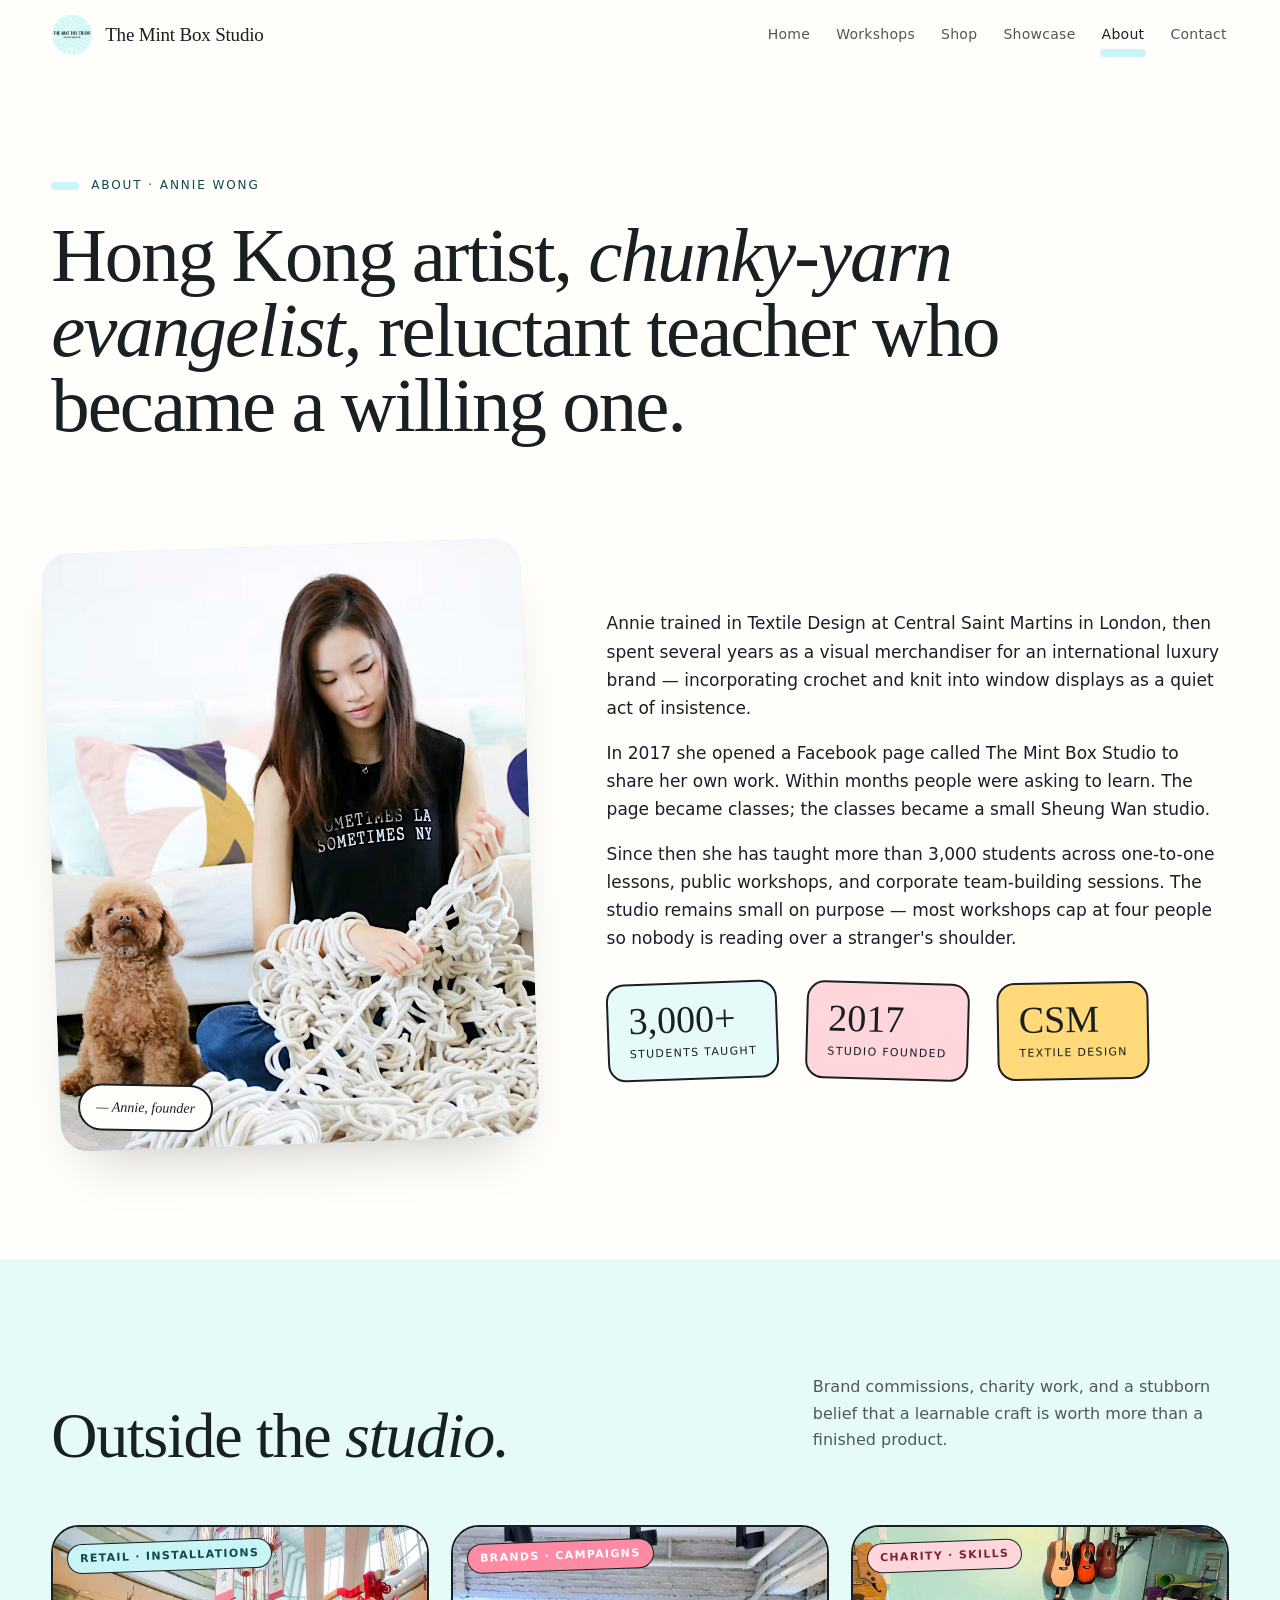
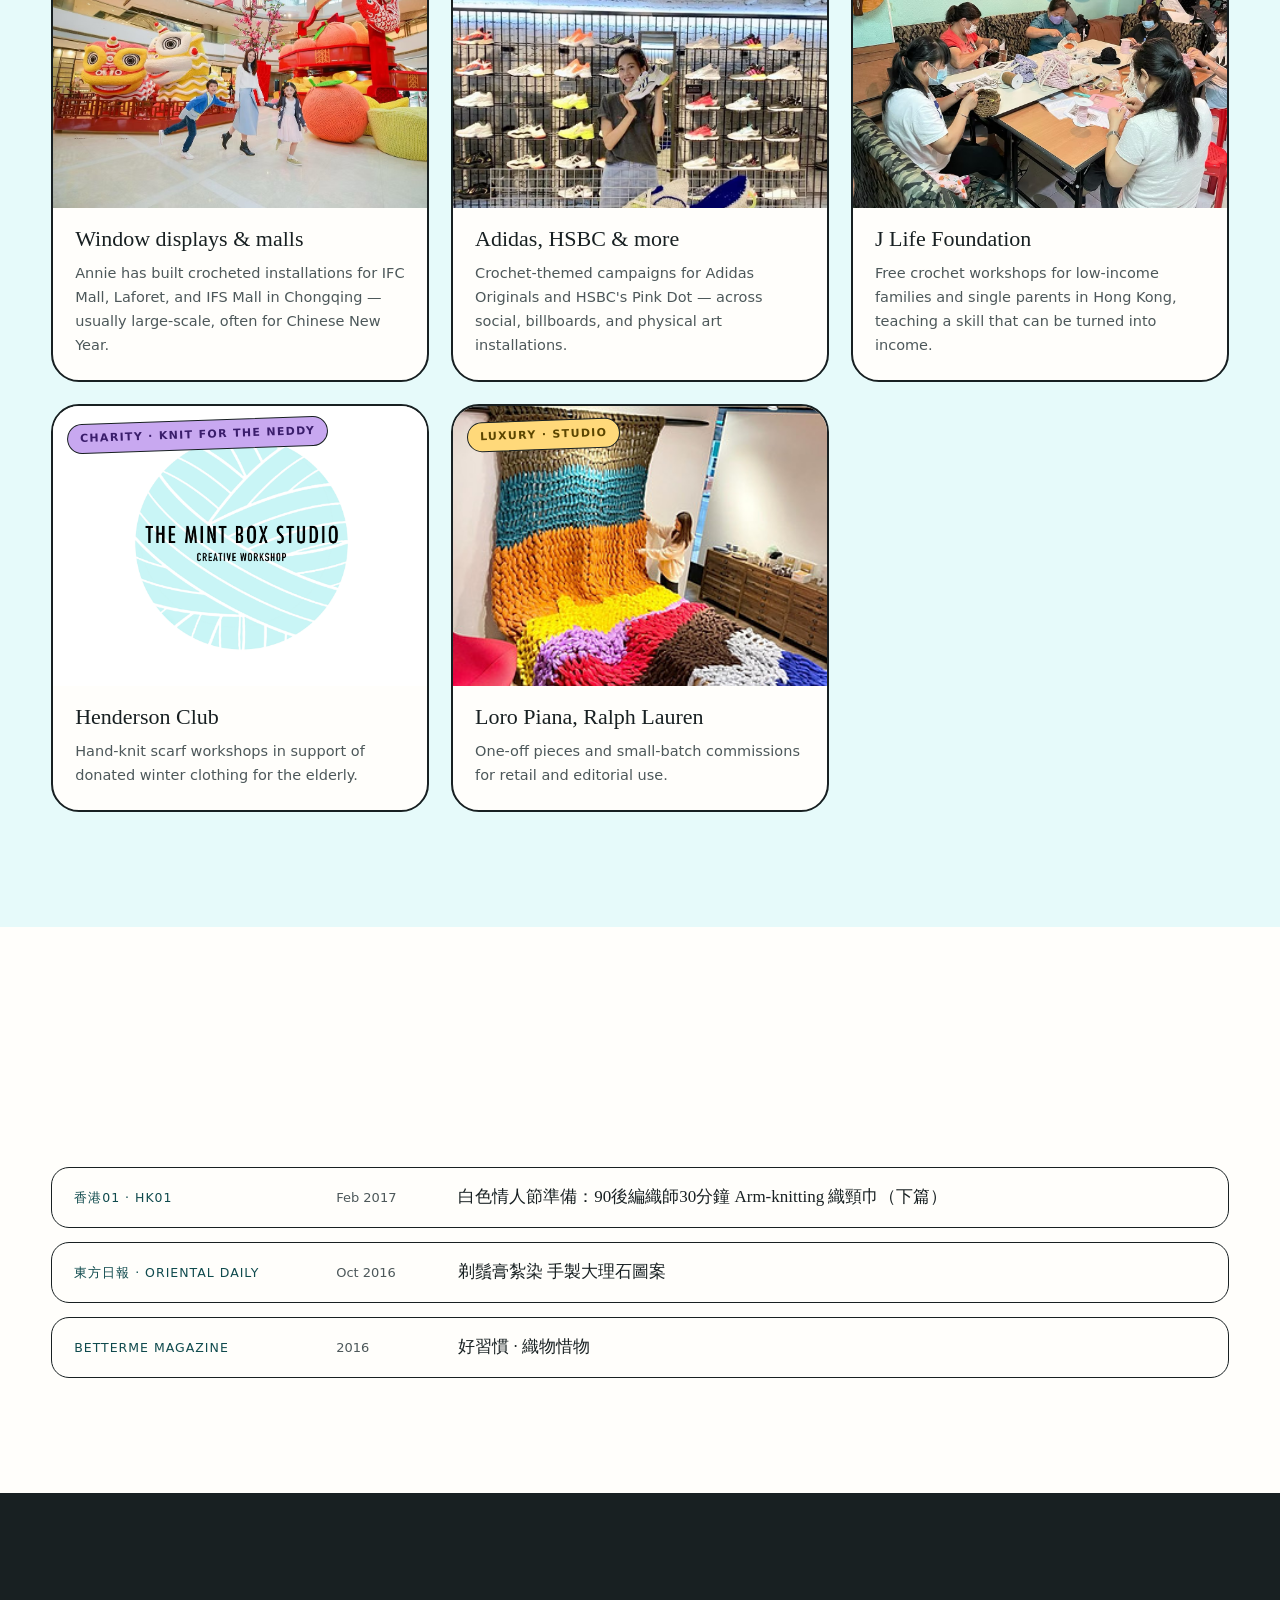
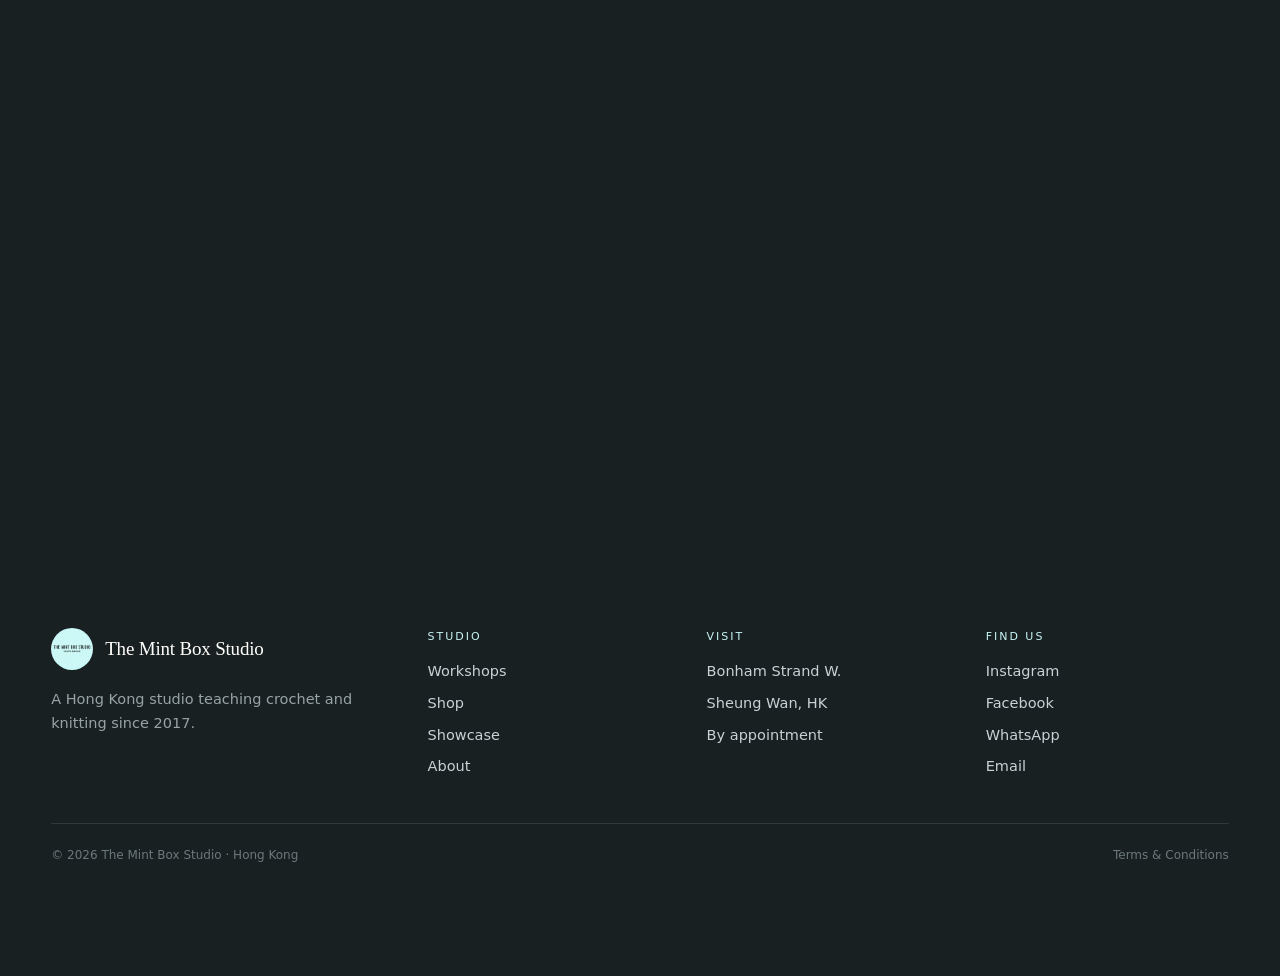
<file: about.html>
<!doctype html>
<html lang="en">
<head>
<meta charset="utf-8" />
<meta name="viewport" content="width=device-width, initial-scale=1, viewport-fit=cover" />
<title>About Annie Wong — The Mint Box Studio</title>
<meta name="description" content="Annie Wong is a Hong Kong-based artist working in chunky-yarn crochet. The Mint Box Studio opened in 2017 and has taught more than 3,000 students." />
<meta name="theme-color" content="#fffefb" />
<meta property="og:title" content="About — The Mint Box Studio" />
<meta property="og:description" content="Annie Wong, founder of The Mint Box Studio in Hong Kong." />
<meta property="og:type" content="website" />
<meta property="og:url" content="https://www.mintbox.hk/about.html" />
<meta property="og:image" content="https://www.mintbox.hk/images/annie.jpg" />
<meta name="twitter:card" content="summary_large_image" />
<meta name="twitter:title" content="About — The Mint Box Studio" />
<meta name="twitter:description" content="Annie Wong, founder of The Mint Box Studio in Hong Kong." />
<meta name="twitter:image" content="https://www.mintbox.hk/images/annie.jpg" />
<link rel="canonical" href="https://www.mintbox.hk/about.html" />
<link rel="stylesheet" href="style.css" />
<link rel="icon" type="image/png" href="images/logo.png" />
</head>
<body>


<header class="site-header">
  <a class="brand" href="/"><span class="brand-mark"></span><span>The Mint Box Studio</span></a>
  <button class="nav-toggle" aria-label="Menu" aria-expanded="false"><span></span><span></span><span></span></button>
  <nav class="nav">
    <a href="/">Home</a><a href="/workshops.html">Workshops</a><a href="/shop.html">Shop</a>
    <a href="/showcase.html">Showcase</a><a href="/about.html" class="active">About</a><a href="/contact.html">Contact</a>
  </nav>
</header>

<main>

  <section class="page-hero">
    <div class="wrap">
      <span class="eyebrow"><span class="eyebrow-dot"></span>About · Annie Wong</span>
      <h1>Hong Kong artist, <span class="underline">chunky-yarn evangelist,</span> reluctant teacher who became a willing one.</h1>
    </div>
  </section>

  <section class="block" style="padding-top: 20px;">
    <div class="wrap about-grid">
      <div class="about-portrait">
        <img src="images/annie.jpg" alt="Annie Wong working in the studio with her dog">
        <span class="pin">— Annie, founder</span>
      </div>
      <div class="about-text" style="font-size: 17px;">
        <p>Annie trained in Textile Design at Central Saint Martins in London, then spent several years as a visual merchandiser for an international luxury brand — incorporating crochet and knit into window displays as a quiet act of insistence.</p>
        <p>In 2017 she opened a Facebook page called The Mint Box Studio to share her own work. Within months people were asking to learn. The page became classes; the classes became a small Sheung Wan studio.</p>
        <p>Since then she has taught more than 3,000 students across one-to-one lessons, public workshops, and corporate team-building sessions. The studio remains small on purpose — most workshops cap at four people so nobody is reading over a stranger's shoulder.</p>
        <div class="stat-row">
          <div class="stat"><span class="n">3,000+</span><span class="l">Students taught</span></div>
          <div class="stat"><span class="n">2017</span><span class="l">Studio founded</span></div>
          <div class="stat"><span class="n">CSM</span><span class="l">Textile Design</span></div>
        </div>
      </div>
    </div>
  </section>

  <section class="block mint">
    <div class="wrap">
      <div class="section-head">
        <h2>Outside the <em class="italic">studio.</em></h2>
        <p class="side">Brand commissions, charity work, and a stubborn belief that a learnable craft is worth more than a finished product.</p>
      </div>
      <div class="ws-rail">
        <article class="ws-card">
          <div class="img"><img src="images/p21.jpg" alt="Mall installation"><span class="sticker">Retail · Installations</span></div>
          <div class="body"><span class="name">Window displays & malls</span>
            <p style="color: var(--ink-soft); font-size: 14.5px; margin: 0;">Annie has built crocheted installations for IFC Mall, Laforet, and IFS Mall in Chongqing — usually large-scale, often for Chinese New Year.</p>
          </div>
        </article>
        <article class="ws-card">
          <div class="img"><img src="images/p03.jpg" alt="Adidas crocheted sneaker"><span class="sticker coral">Brands · Campaigns</span></div>
          <div class="body"><span class="name">Adidas, HSBC & more</span>
            <p style="color: var(--ink-soft); font-size: 14.5px; margin: 0;">Crochet-themed campaigns for Adidas Originals and HSBC's Pink Dot — across social, billboards, and physical art installations.</p>
          </div>
        </article>
        <article class="ws-card">
          <div class="img"><img src="images/p08.jpg" alt="J Life Foundation workshop"><span class="sticker blush">Charity · Skills</span></div>
          <div class="body"><span class="name">J Life Foundation</span>
            <p style="color: var(--ink-soft); font-size: 14.5px; margin: 0;">Free crochet workshops for low-income families and single parents in Hong Kong, teaching a skill that can be turned into income.</p>
          </div>
        </article>
        <article class="ws-card">
          <div class="img"><img src="images/p14.jpg" alt="Knit installation"><span class="sticker lavender">Charity · Knit For The Neddy</span></div>
          <div class="body"><span class="name">Henderson Club</span>
            <p style="color: var(--ink-soft); font-size: 14.5px; margin: 0;">Hand-knit scarf workshops in support of donated winter clothing for the elderly.</p>
          </div>
        </article>
        <article class="ws-card">
          <div class="img"><img src="images/p25.jpg" alt="Studio macramé"><span class="sticker butter">Luxury · Studio</span></div>
          <div class="body"><span class="name">Loro Piana, Ralph Lauren</span>
            <p style="color: var(--ink-soft); font-size: 14.5px; margin: 0;">One-off pieces and small-batch commissions for retail and editorial use.</p>
          </div>
        </article>
      </div>
    </div>
  </section>

  <section class="block">
    <div class="wrap">
      <div class="section-head">
        <h2>In the <em class="italic">press.</em></h2>
        <p class="side">A few of the Hong Kong magazines and papers that have stopped by the studio over the years.</p>
      </div>
      <ul class="press-list">
        <li>
          <a href="https://www.hk01.com/%E8%97%9D%E6%96%87/71744/%E7%99%BD%E8%89%B2%E6%83%85%E4%BA%BA%E7%AF%80%E6%BA%96%E5%82%99-90%E5%BE%8C%E7%B7%A8%E7%B9%94%E5%B8%AB30%E5%88%86%E9%90%98arm-knitting%E7%B9%94%E9%A0%B8%E5%B7%BE-%E4%B8%8B%E7%AF%87" target="_blank" rel="noopener noreferrer">
            <span class="press-pub">香港01 · HK01</span>
            <span class="press-date">Feb 2017</span>
            <span class="press-title">白色情人節準備：90後編織師30分鐘 Arm-knitting 織頸巾（下篇）</span>
          </a>
        </li>
        <li>
          <a href="https://orientaldaily.on.cc/cnt/lifestyle/20161031/00298_001.html" target="_blank" rel="noopener noreferrer">
            <span class="press-pub">東方日報 · Oriental Daily</span>
            <span class="press-date">Oct 2016</span>
            <span class="press-title">剃鬚膏紮染 手製大理石圖案</span>
          </a>
        </li>
        <li>
          <a href="https://betterme-magazine.tumblr.com/post/154201283395/%E5%A5%BD%E7%BF%92%E6%85%A3%E7%B9%94%E7%89%A9%E6%83%9C%E7%89%A9" target="_blank" rel="noopener noreferrer">
            <span class="press-pub">Betterme Magazine</span>
            <span class="press-date">2016</span>
            <span class="press-title">好習慣 · 織物惜物</span>
          </a>
        </li>
      </ul>
    </div>
  </section>

  <section class="block dark">
    <div class="wrap quote">
      <blockquote>"You don't need to be artistic to crochet. You need an hour, a hook, and a small willingness to undo three rows when something looks wrong. Everyone has those."</blockquote>
      <cite>— Annie Wong</cite>
    </div>
  </section>

</main>

<footer class="site-footer">
  <div class="foot-grid">
    <div class="foot-brand">
      <a class="brand" href="/"><span class="brand-mark"></span><span>The Mint Box Studio</span></a>
      <p>A Hong Kong studio teaching crochet and knitting since 2017.</p>
    </div>
    <div><h4>Studio</h4><ul><li><a href="/workshops.html">Workshops</a></li><li><a href="/shop.html">Shop</a></li><li><a href="/showcase.html">Showcase</a></li><li><a href="/about.html">About</a></li></ul></div>
    <div><h4>Visit</h4><ul><li>Bonham Strand W.</li><li>Sheung Wan, HK</li><li>By appointment</li></ul></div>
    <div><h4>Find us</h4><ul><li><a href="https://instagram.com/themintboxstudio" rel="me">Instagram</a></li><li><a href="https://facebook.com/themintboxstudio" rel="me">Facebook</a></li><li><a href="https://wa.me/85261776949">WhatsApp</a></li><li><a href="mailto:themintboxstudio@gmail.com">Email</a></li></ul></div>
  </div>
  <div class="foot-bottom">
    <span>© <span id="yr"></span> The Mint Box Studio · Hong Kong</span>
    <span><a href="/terms.html">Terms & Conditions</a></span>
  </div>
</footer>


<script src="script.js" defer></script>
</body>
</html>
</file>
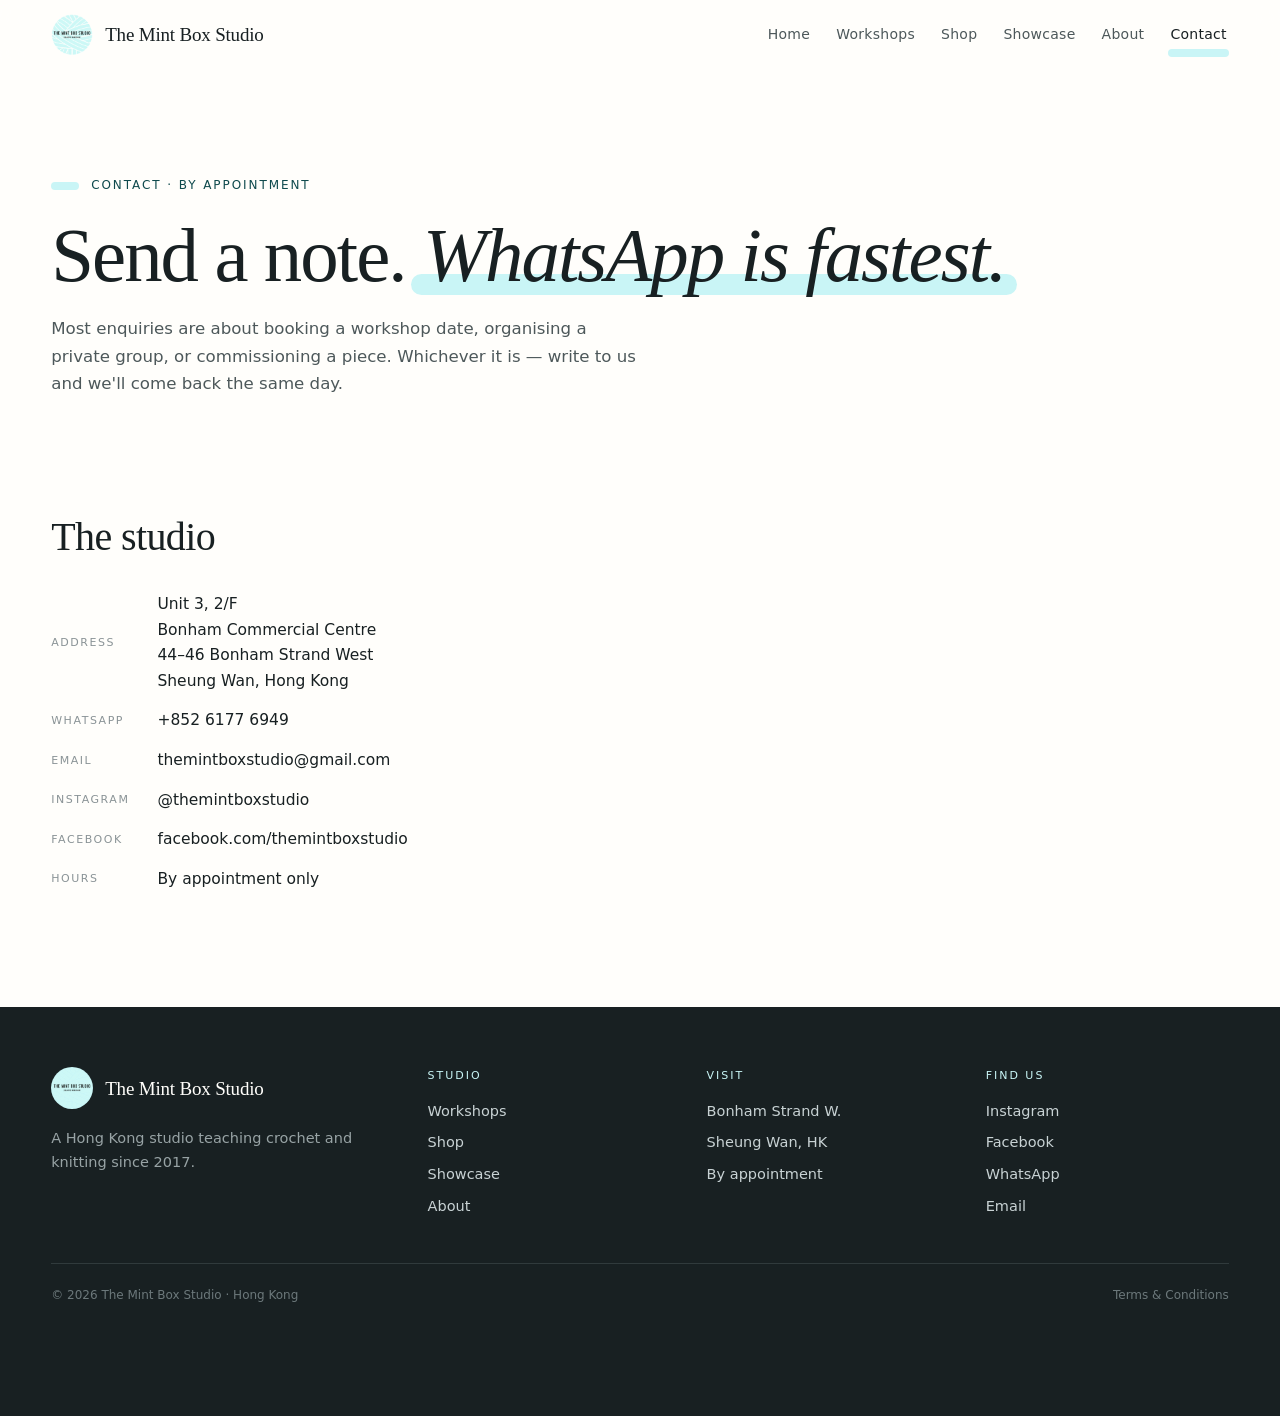
<file: contact.html>
<!doctype html>
<html lang="en">
<head>
<meta charset="utf-8" />
<meta name="viewport" content="width=device-width, initial-scale=1, viewport-fit=cover" />
<title>Contact — The Mint Box Studio · Sheung Wan, Hong Kong</title>
<meta name="description" content="Contact The Mint Box Studio in Sheung Wan, Hong Kong. WhatsApp, email, and a contact form for workshops, private lessons, and commissions." />
<meta name="theme-color" content="#fffefb" />
<meta property="og:title" content="Contact — The Mint Box Studio" />
<meta property="og:description" content="WhatsApp, email, and bookings for The Mint Box Studio in Sheung Wan, Hong Kong." />
<meta property="og:type" content="website" />
<meta property="og:url" content="https://www.mintbox.hk/contact.html" />
<meta property="og:image" content="https://www.mintbox.hk/images/p21.jpg" />
<meta name="twitter:card" content="summary_large_image" />
<meta name="twitter:title" content="Contact — The Mint Box Studio" />
<meta name="twitter:description" content="WhatsApp, email, and bookings for The Mint Box Studio in Sheung Wan, Hong Kong." />
<meta name="twitter:image" content="https://www.mintbox.hk/images/p21.jpg" />
<link rel="canonical" href="https://www.mintbox.hk/contact.html" />
<link rel="stylesheet" href="style.css" />
<link rel="icon" type="image/png" href="images/logo.png" />
</head>
<body>


<header class="site-header">
  <a class="brand" href="/"><span class="brand-mark"></span><span>The Mint Box Studio</span></a>
  <button class="nav-toggle" aria-label="Menu" aria-expanded="false"><span></span><span></span><span></span></button>
  <nav class="nav">
    <a href="/">Home</a><a href="/workshops.html">Workshops</a><a href="/shop.html">Shop</a>
    <a href="/showcase.html">Showcase</a><a href="/about.html">About</a>
    <a href="/contact.html" class="active">Contact</a>
  </nav>
</header>

<main>

  <section class="page-hero">
    <div class="wrap">
      <span class="eyebrow"><span class="eyebrow-dot"></span>Contact · By appointment</span>
      <h1>Send a note. <span class="underline">WhatsApp is fastest.</span></h1>
      <p class="lead">Most enquiries are about booking a workshop date, organising a private group, or commissioning a piece. Whichever it is — write to us and we'll come back the same day.</p>
    </div>
  </section>

  <section class="block" style="padding-top: 30px;">
    <div class="wrap contact-grid">
      <div class="contact-info">
        <h2 style="font-size: clamp(28px, 3.4vw, 40px); margin-bottom: 22px;">The studio</h2>
        <dl>
          <dt>Address</dt><dd>Unit 3, 2/F<br/>Bonham Commercial Centre<br/>44–46 Bonham Strand West<br/>Sheung Wan, Hong Kong</dd>
          <dt>WhatsApp</dt><dd><a href="https://wa.me/85261776949">+852 6177 6949</a></dd>
          <dt>Email</dt><dd><a href="mailto:themintboxstudio@gmail.com">themintboxstudio@gmail.com</a></dd>
          <dt>Instagram</dt><dd><a href="https://instagram.com/themintboxstudio" rel="me">@themintboxstudio</a></dd>
          <dt>Facebook</dt><dd><a href="https://facebook.com/themintboxstudio" rel="me">facebook.com/themintboxstudio</a></dd>
          <dt>Hours</dt><dd>By appointment only</dd>
        </dl>
      </div>
    </div>
  </section>

</main>

<footer class="site-footer">
  <div class="foot-grid">
    <div class="foot-brand">
      <a class="brand" href="/"><span class="brand-mark"></span><span>The Mint Box Studio</span></a>
      <p>A Hong Kong studio teaching crochet and knitting since 2017.</p>
    </div>
    <div><h4>Studio</h4><ul><li><a href="/workshops.html">Workshops</a></li><li><a href="/shop.html">Shop</a></li><li><a href="/showcase.html">Showcase</a></li><li><a href="/about.html">About</a></li></ul></div>
    <div><h4>Visit</h4><ul><li>Bonham Strand W.</li><li>Sheung Wan, HK</li><li>By appointment</li></ul></div>
    <div><h4>Find us</h4><ul><li><a href="https://instagram.com/themintboxstudio" rel="me">Instagram</a></li><li><a href="https://facebook.com/themintboxstudio" rel="me">Facebook</a></li><li><a href="https://wa.me/85261776949">WhatsApp</a></li><li><a href="mailto:themintboxstudio@gmail.com">Email</a></li></ul></div>
  </div>
  <div class="foot-bottom">
    <span>© <span id="yr"></span> The Mint Box Studio · Hong Kong</span>
    <span><a href="/terms.html">Terms & Conditions</a></span>
  </div>
</footer>

<div class="mobile-cta"><a href="https://wa.me/85261776949">WhatsApp the studio</a></div>

<script src="script.js" defer></script>
</body>
</html>
</file>
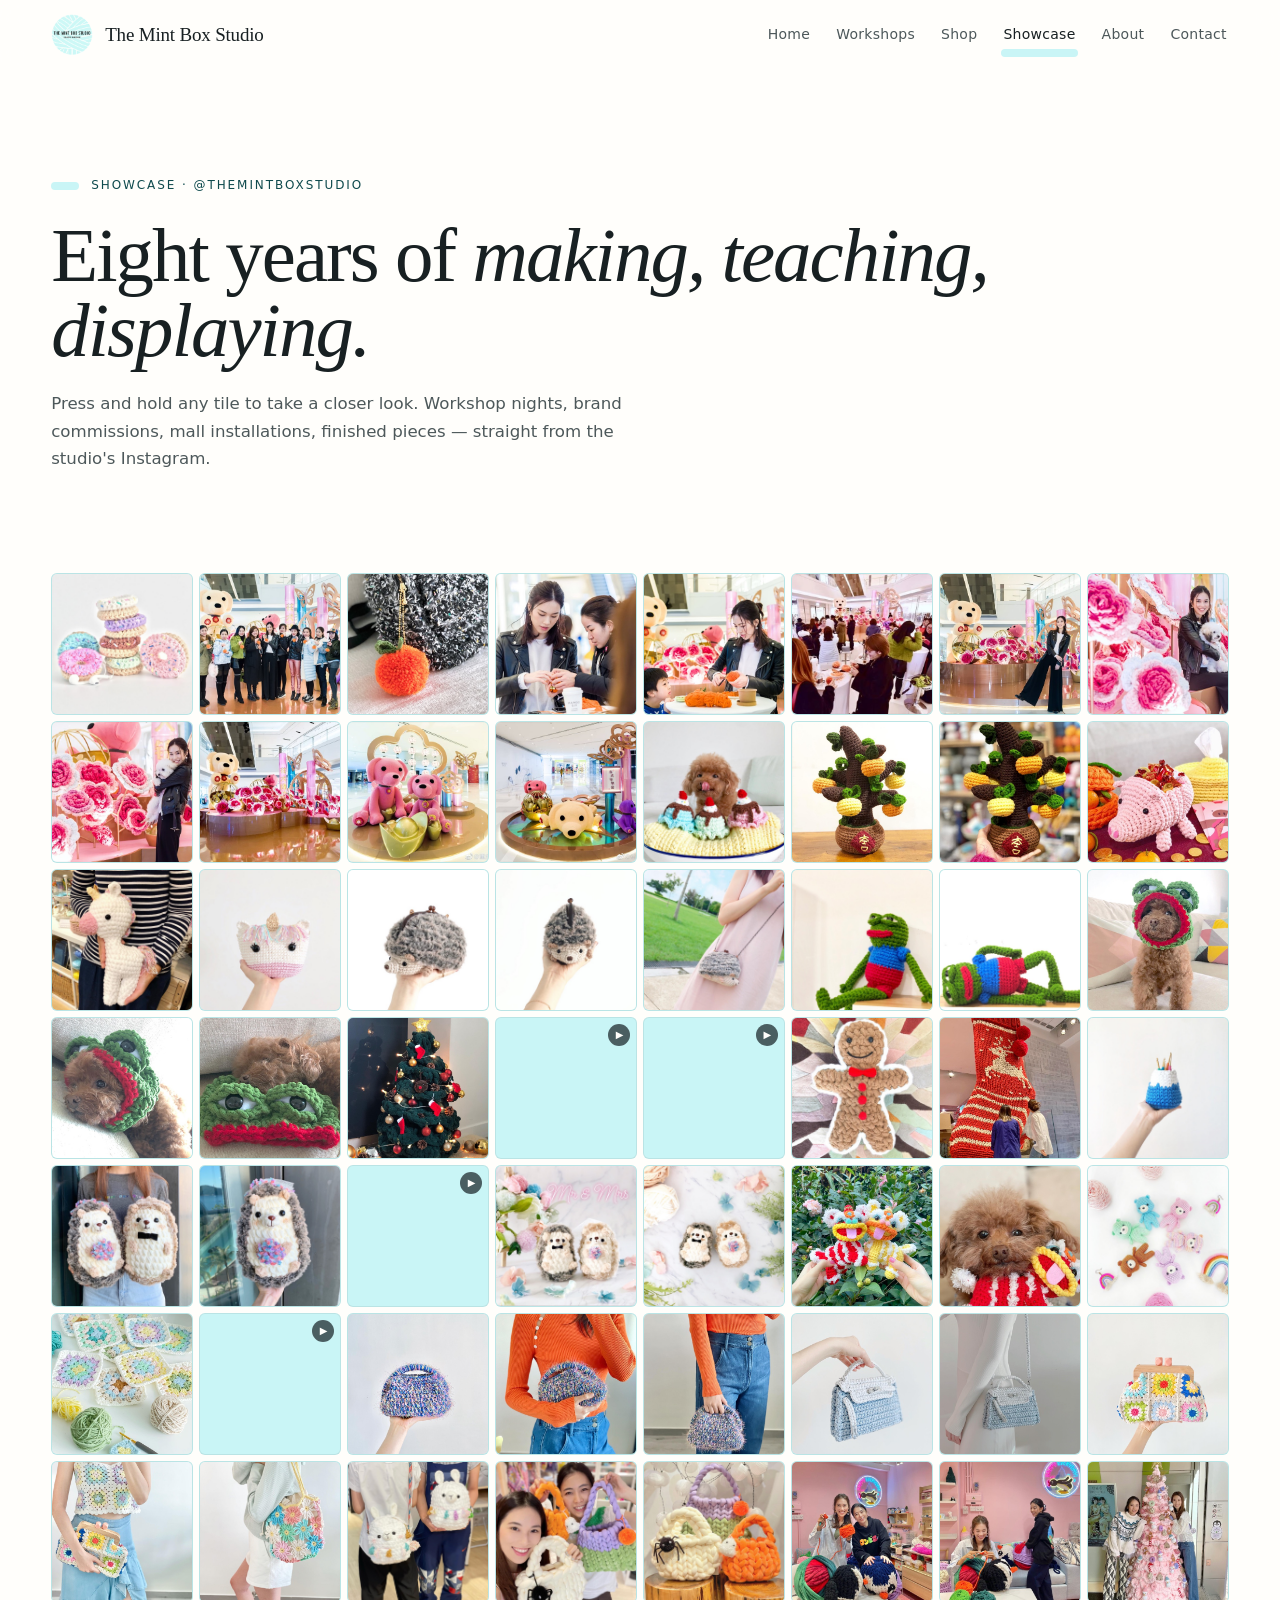
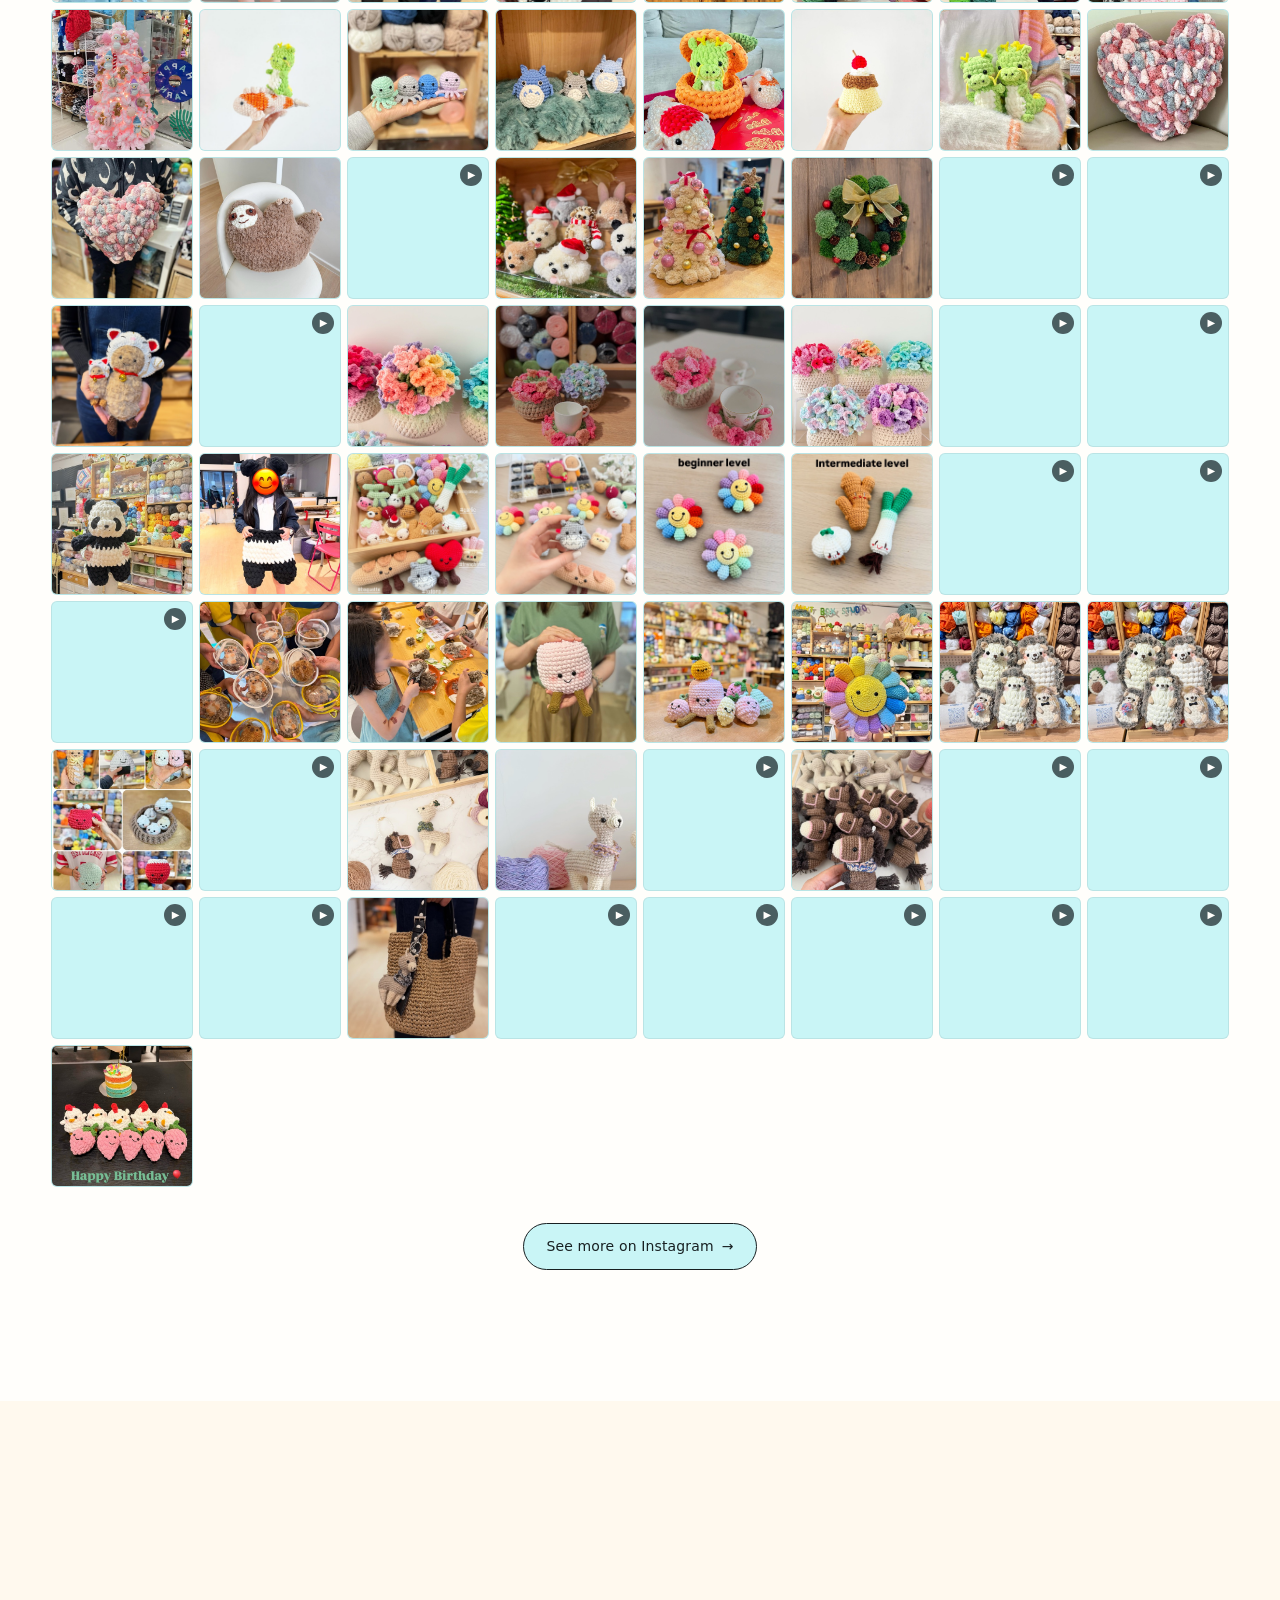
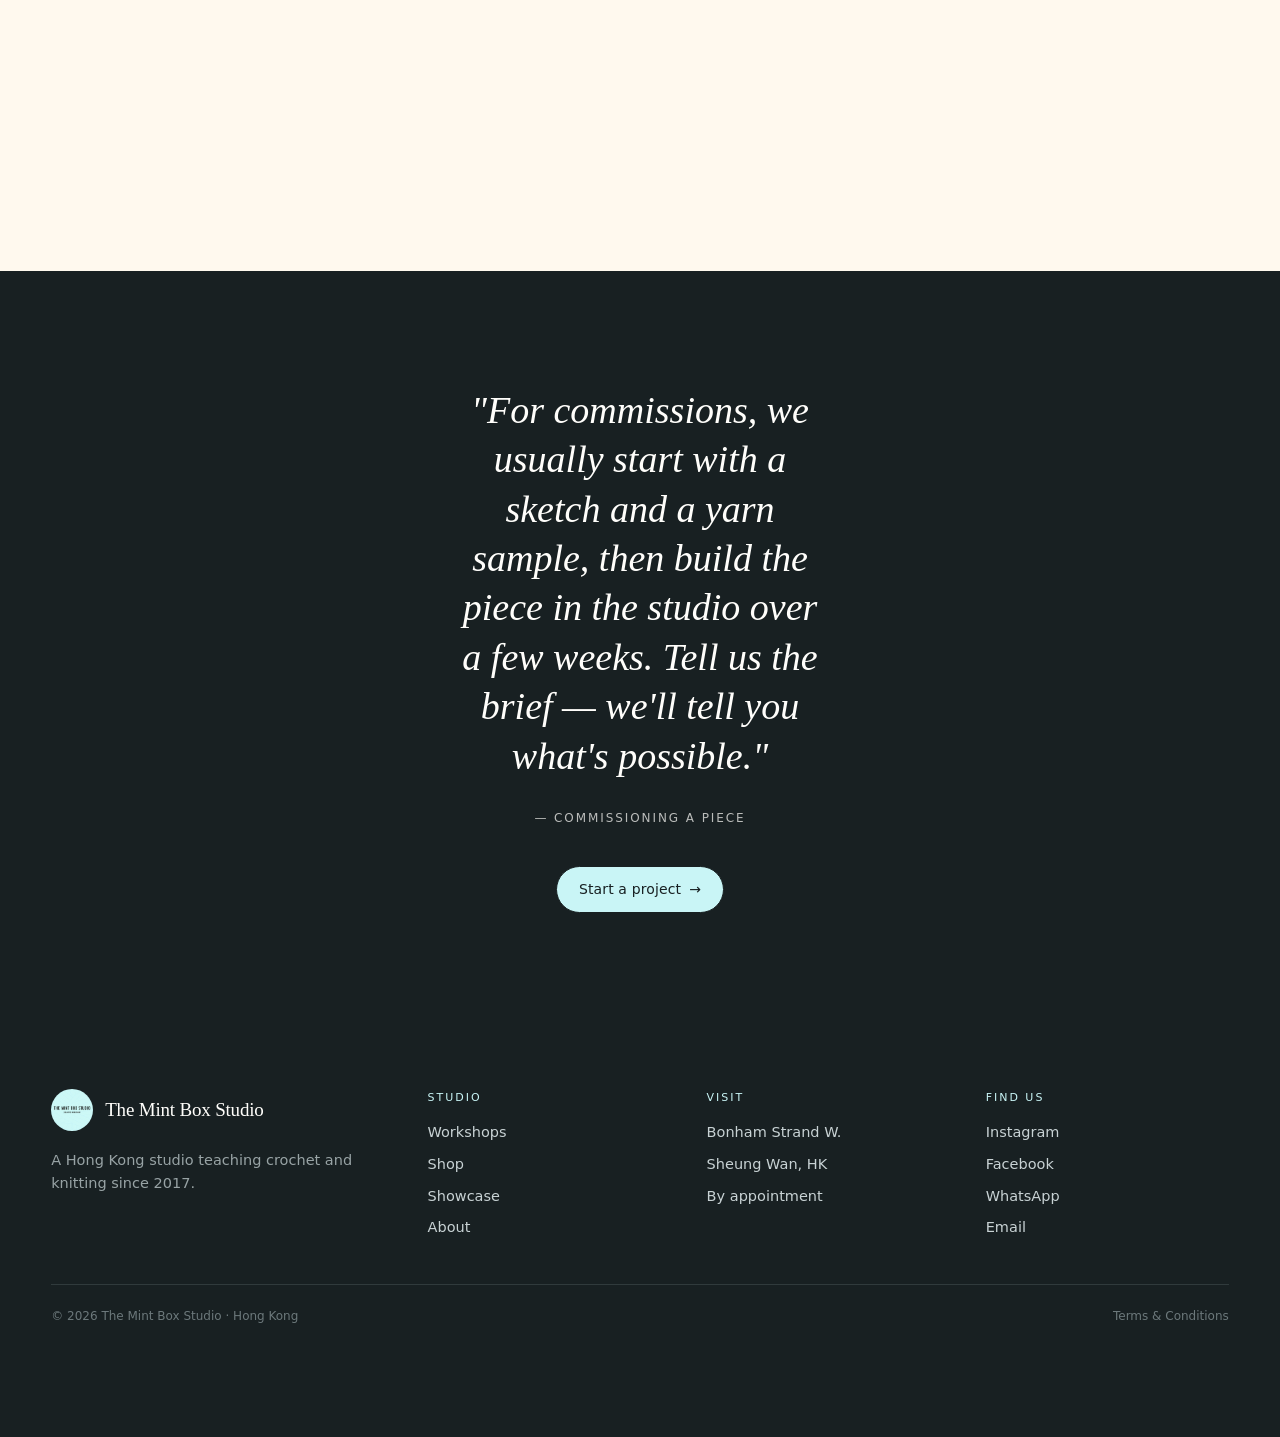
<file: showcase.html>
<!doctype html>
<html lang="en">
<head>
<meta charset="utf-8" />
<meta name="viewport" content="width=device-width, initial-scale=1, viewport-fit=cover" />
<title>Showcase — The Mint Box Studio · Installations & Campaigns</title>
<meta name="description" content="Window displays, mall installations, charity collaborations, and brand campaigns crocheted by Annie Wong of The Mint Box Studio in Hong Kong." />
<meta name="theme-color" content="#fffefb" />
<meta property="og:title" content="Showcase — The Mint Box Studio" />
<meta property="og:description" content="Window displays, installations, and brand campaigns by Annie Wong." />
<meta property="og:type" content="website" />
<meta property="og:url" content="https://www.mintbox.hk/showcase.html" />
<meta property="og:image" content="https://www.mintbox.hk/images/p35.jpg" />
<meta name="twitter:card" content="summary_large_image" />
<meta name="twitter:title" content="Showcase — The Mint Box Studio" />
<meta name="twitter:description" content="Window displays, installations, and brand campaigns by Annie Wong." />
<meta name="twitter:image" content="https://www.mintbox.hk/images/p35.jpg" />
<link rel="canonical" href="https://www.mintbox.hk/showcase.html" />
<link rel="stylesheet" href="style.css" />
<link rel="icon" type="image/png" href="images/logo.png" />
</head>
<body>


<header class="site-header">
  <a class="brand" href="/"><span class="brand-mark"></span><span>The Mint Box Studio</span></a>
  <button class="nav-toggle" aria-label="Menu" aria-expanded="false"><span></span><span></span><span></span></button>
  <nav class="nav">
    <a href="/">Home</a><a href="/workshops.html">Workshops</a><a href="/shop.html">Shop</a>
    <a href="/showcase.html" class="active">Showcase</a><a href="/about.html">About</a><a href="/contact.html">Contact</a>
  </nav>
</header>

<main>

  <section class="page-hero">
    <div class="wrap">
      <span class="eyebrow"><span class="eyebrow-dot"></span>Showcase · @themintboxstudio</span>
      <h1>Eight years of <span class="underline">making, teaching, displaying.</span></h1>
      <p class="lead">Press and hold any tile to take a closer look. Workshop nights, brand commissions, mall installations, finished pieces — straight from the studio's Instagram.</p>
    </div>
  </section>

  <section class="block" style="padding-top: 24px;">
    <div class="wrap">
      <div class="sh-grid">
        <div class="sh-tile"><img src="images/insta/s001.jpg" loading="lazy" alt=""></div>
        <div class="sh-tile"><img src="images/insta/s002.jpg" loading="lazy" alt=""></div>
        <div class="sh-tile"><img src="images/insta/s003.jpg" loading="lazy" alt=""></div>
        <div class="sh-tile"><img src="images/insta/s004.jpg" loading="lazy" alt=""></div>
        <div class="sh-tile"><img src="images/insta/s005.jpg" loading="lazy" alt=""></div>
        <div class="sh-tile"><img src="images/insta/s006.jpg" loading="lazy" alt=""></div>
        <div class="sh-tile"><img src="images/insta/s007.jpg" loading="lazy" alt=""></div>
        <div class="sh-tile"><img src="images/insta/s008.jpg" loading="lazy" alt=""></div>
        <div class="sh-tile"><img src="images/insta/s009.jpg" loading="lazy" alt=""></div>
        <div class="sh-tile"><img src="images/insta/s010.jpg" loading="lazy" alt=""></div>
        <div class="sh-tile"><img src="images/insta/s011.jpg" loading="lazy" alt=""></div>
        <div class="sh-tile"><img src="images/insta/s012.jpg" loading="lazy" alt=""></div>
        <div class="sh-tile"><img src="images/insta/s013.jpg" loading="lazy" alt=""></div>
        <div class="sh-tile"><img src="images/insta/s014.jpg" loading="lazy" alt=""></div>
        <div class="sh-tile"><img src="images/insta/s015.jpg" loading="lazy" alt=""></div>
        <div class="sh-tile"><img src="images/insta/s016.jpg" loading="lazy" alt=""></div>
        <div class="sh-tile"><img src="images/insta/s017.jpg" loading="lazy" alt=""></div>
        <div class="sh-tile"><img src="images/insta/s018.jpg" loading="lazy" alt=""></div>
        <div class="sh-tile"><img src="images/insta/s019.jpg" loading="lazy" alt=""></div>
        <div class="sh-tile"><img src="images/insta/s020.jpg" loading="lazy" alt=""></div>
        <div class="sh-tile"><img src="images/insta/s021.jpg" loading="lazy" alt=""></div>
        <div class="sh-tile"><img src="images/insta/s022.jpg" loading="lazy" alt=""></div>
        <div class="sh-tile"><img src="images/insta/s023.jpg" loading="lazy" alt=""></div>
        <div class="sh-tile"><img src="images/insta/s024.jpg" loading="lazy" alt=""></div>
        <div class="sh-tile"><img src="images/insta/s025.jpg" loading="lazy" alt=""></div>
        <div class="sh-tile"><img src="images/insta/s026.jpg" loading="lazy" alt=""></div>
        <div class="sh-tile"><img src="images/insta/s027.jpg" loading="lazy" alt=""></div>
        <div class="sh-tile" data-v="028"><video src="images/insta/s028.mp4" muted loop playsinline preload="metadata"></video><span class="sh-vid">▶</span></div>
        <div class="sh-tile" data-v="029"><video src="images/insta/s029.mp4" muted loop playsinline preload="metadata"></video><span class="sh-vid">▶</span></div>
        <div class="sh-tile"><img src="images/insta/s030.jpg" loading="lazy" alt=""></div>
        <div class="sh-tile"><img src="images/insta/s031.jpg" loading="lazy" alt=""></div>
        <div class="sh-tile"><img src="images/insta/s032.jpg" loading="lazy" alt=""></div>
        <div class="sh-tile"><img src="images/insta/s033.jpg" loading="lazy" alt=""></div>
        <div class="sh-tile"><img src="images/insta/s034.jpg" loading="lazy" alt=""></div>
        <div class="sh-tile" data-v="035"><video src="images/insta/s035.mp4" muted loop playsinline preload="metadata"></video><span class="sh-vid">▶</span></div>
        <div class="sh-tile"><img src="images/insta/s036.jpg" loading="lazy" alt=""></div>
        <div class="sh-tile"><img src="images/insta/s037.jpg" loading="lazy" alt=""></div>
        <div class="sh-tile"><img src="images/insta/s038.jpg" loading="lazy" alt=""></div>
        <div class="sh-tile"><img src="images/insta/s039.jpg" loading="lazy" alt=""></div>
        <div class="sh-tile"><img src="images/insta/s040.jpg" loading="lazy" alt=""></div>
        <div class="sh-tile"><img src="images/insta/s041.jpg" loading="lazy" alt=""></div>
        <div class="sh-tile" data-v="042"><video src="images/insta/s042.mp4" muted loop playsinline preload="metadata"></video><span class="sh-vid">▶</span></div>
        <div class="sh-tile"><img src="images/insta/s043.jpg" loading="lazy" alt=""></div>
        <div class="sh-tile"><img src="images/insta/s044.jpg" loading="lazy" alt=""></div>
        <div class="sh-tile"><img src="images/insta/s045.jpg" loading="lazy" alt=""></div>
        <div class="sh-tile"><img src="images/insta/s047.jpg" loading="lazy" alt=""></div>
        <div class="sh-tile"><img src="images/insta/s049.jpg" loading="lazy" alt=""></div>
        <div class="sh-tile"><img src="images/insta/s050.jpg" loading="lazy" alt=""></div>
        <div class="sh-tile"><img src="images/insta/s051.jpg" loading="lazy" alt=""></div>
        <div class="sh-tile"><img src="images/insta/s054.jpg" loading="lazy" alt=""></div>
        <div class="sh-tile"><img src="images/insta/s055.jpg" loading="lazy" alt=""></div>
        <div class="sh-tile"><img src="images/insta/s056.jpg" loading="lazy" alt=""></div>
        <div class="sh-tile"><img src="images/insta/s057.jpg" loading="lazy" alt=""></div>
        <div class="sh-tile"><img src="images/insta/s058.jpg" loading="lazy" alt=""></div>
        <div class="sh-tile"><img src="images/insta/s059.jpg" loading="lazy" alt=""></div>
        <div class="sh-tile"><img src="images/insta/s060.jpg" loading="lazy" alt=""></div>
        <div class="sh-tile"><img src="images/insta/s061.jpg" loading="lazy" alt=""></div>
        <div class="sh-tile"><img src="images/insta/s062.jpg" loading="lazy" alt=""></div>
        <div class="sh-tile"><img src="images/insta/s063.jpg" loading="lazy" alt=""></div>
        <div class="sh-tile"><img src="images/insta/s064.jpg" loading="lazy" alt=""></div>
        <div class="sh-tile"><img src="images/insta/s065.jpg" loading="lazy" alt=""></div>
        <div class="sh-tile"><img src="images/insta/s066.jpg" loading="lazy" alt=""></div>
        <div class="sh-tile"><img src="images/insta/s067.jpg" loading="lazy" alt=""></div>
        <div class="sh-tile"><img src="images/insta/s068.jpg" loading="lazy" alt=""></div>
        <div class="sh-tile"><img src="images/insta/s069.jpg" loading="lazy" alt=""></div>
        <div class="sh-tile"><img src="images/insta/s070.jpg" loading="lazy" alt=""></div>
        <div class="sh-tile" data-v="071"><video src="images/insta/s071.mp4" muted loop playsinline preload="metadata"></video><span class="sh-vid">▶</span></div>
        <div class="sh-tile"><img src="images/insta/s072.jpg" loading="lazy" alt=""></div>
        <div class="sh-tile"><img src="images/insta/s073.jpg" loading="lazy" alt=""></div>
        <div class="sh-tile"><img src="images/insta/s074.jpg" loading="lazy" alt=""></div>
        <div class="sh-tile" data-v="075"><video src="images/insta/s075.mp4" muted loop playsinline preload="metadata"></video><span class="sh-vid">▶</span></div>
        <div class="sh-tile" data-v="076"><video src="images/insta/s076.mp4" muted loop playsinline preload="metadata"></video><span class="sh-vid">▶</span></div>
        <div class="sh-tile"><img src="images/insta/s077.jpg" loading="lazy" alt=""></div>
        <div class="sh-tile" data-v="078"><video src="images/insta/s078.mp4" muted loop playsinline preload="metadata"></video><span class="sh-vid">▶</span></div>
        <div class="sh-tile"><img src="images/insta/s079.jpg" loading="lazy" alt=""></div>
        <div class="sh-tile"><img src="images/insta/s080.jpg" loading="lazy" alt=""></div>
        <div class="sh-tile"><img src="images/insta/s081.jpg" loading="lazy" alt=""></div>
        <div class="sh-tile"><img src="images/insta/s082.jpg" loading="lazy" alt=""></div>
        <div class="sh-tile" data-v="084"><video src="images/insta/s084.mp4" muted loop playsinline preload="metadata"></video><span class="sh-vid">▶</span></div>
        <div class="sh-tile" data-v="085"><video src="images/insta/s085.mp4" muted loop playsinline preload="metadata"></video><span class="sh-vid">▶</span></div>
        <div class="sh-tile"><img src="images/insta/s086.jpg" loading="lazy" alt=""></div>
        <div class="sh-tile"><img src="images/insta/s087.jpg" loading="lazy" alt=""></div>
        <div class="sh-tile"><img src="images/insta/s088.jpg" loading="lazy" alt=""></div>
        <div class="sh-tile"><img src="images/insta/s089.jpg" loading="lazy" alt=""></div>
        <div class="sh-tile"><img src="images/insta/s090.jpg" loading="lazy" alt=""></div>
        <div class="sh-tile"><img src="images/insta/s091.jpg" loading="lazy" alt=""></div>
        <div class="sh-tile" data-v="093"><video src="images/insta/s093.mp4" muted loop playsinline preload="metadata"></video><span class="sh-vid">▶</span></div>
        <div class="sh-tile" data-v="094"><video src="images/insta/s094.mp4" muted loop playsinline preload="metadata"></video><span class="sh-vid">▶</span></div>
        <div class="sh-tile" data-v="095"><video src="images/insta/s095.mp4" muted loop playsinline preload="metadata"></video><span class="sh-vid">▶</span></div>
        <div class="sh-tile"><img src="images/insta/s096.jpg" loading="lazy" alt=""></div>
        <div class="sh-tile"><img src="images/insta/s097.jpg" loading="lazy" alt=""></div>
        <div class="sh-tile"><img src="images/insta/s098.jpg" loading="lazy" alt=""></div>
        <div class="sh-tile"><img src="images/insta/s099.jpg" loading="lazy" alt=""></div>
        <div class="sh-tile"><img src="images/insta/s100.jpg" loading="lazy" alt=""></div>
        <div class="sh-tile"><img src="images/insta/s103.jpg" loading="lazy" alt=""></div>
        <div class="sh-tile"><img src="images/insta/s104.jpg" loading="lazy" alt=""></div>
        <div class="sh-tile"><img src="images/insta/s105.jpg" loading="lazy" alt=""></div>
        <div class="sh-tile" data-v="106"><video src="images/insta/s106.mp4" muted loop playsinline preload="metadata"></video><span class="sh-vid">▶</span></div>
        <div class="sh-tile"><img src="images/insta/s107.jpg" loading="lazy" alt=""></div>
        <div class="sh-tile"><img src="images/insta/s108.jpg" loading="lazy" alt=""></div>
        <div class="sh-tile" data-v="109"><video src="images/insta/s109.mp4" muted loop playsinline preload="metadata"></video><span class="sh-vid">▶</span></div>
        <div class="sh-tile"><img src="images/insta/s110.jpg" loading="lazy" alt=""></div>
        <div class="sh-tile" data-v="111"><video src="images/insta/s111.mp4" muted loop playsinline preload="metadata"></video><span class="sh-vid">▶</span></div>
        <div class="sh-tile" data-v="112"><video src="images/insta/s112.mp4" muted loop playsinline preload="metadata"></video><span class="sh-vid">▶</span></div>
        <div class="sh-tile" data-v="113"><video src="images/insta/s113.mp4" muted loop playsinline preload="metadata"></video><span class="sh-vid">▶</span></div>
        <div class="sh-tile" data-v="114"><video src="images/insta/s114.mp4" muted loop playsinline preload="metadata"></video><span class="sh-vid">▶</span></div>
        <div class="sh-tile"><img src="images/insta/s115.jpg" loading="lazy" alt=""></div>
        <div class="sh-tile" data-v="118"><video src="images/insta/s118.mp4" muted loop playsinline preload="metadata"></video><span class="sh-vid">▶</span></div>
        <div class="sh-tile" data-v="119"><video src="images/insta/s119.mp4" muted loop playsinline preload="metadata"></video><span class="sh-vid">▶</span></div>
        <div class="sh-tile" data-v="120"><video src="images/insta/s120.mp4" muted loop playsinline preload="metadata"></video><span class="sh-vid">▶</span></div>
        <div class="sh-tile" data-v="121"><video src="images/insta/s121.mp4" muted loop playsinline preload="metadata"></video><span class="sh-vid">▶</span></div>
        <div class="sh-tile" data-v="122"><video src="images/insta/s122.mp4" muted loop playsinline preload="metadata"></video><span class="sh-vid">▶</span></div>
        <div class="sh-tile"><img src="images/insta/s123.jpg" loading="lazy" alt=""></div>
      </div>
      <p class="mt-l" style="text-align: center;">
        <a href="https://instagram.com/themintboxstudio" target="_blank" rel="noopener noreferrer" class="btn mint">See more on Instagram <span class="arr">→</span></a>
      </p>
    </div>
  </section>

  <section class="block paper">
    <div class="wrap">
      <div class="section-head">
        <h2>Selected <em class="italic">collaborators.</em></h2>
        <p class="side">A partial list. Ask about something specific or about commissioning a new piece.</p>
      </div>
      <div class="brand-rail">
        <span class="b">Loro Piana</span><span class="b">Ralph Lauren</span><span class="b">Adidas</span>
        <span class="b">HSBC</span><span class="b">Peonia Diamond</span><span class="b">Prince Jewellery</span>
        <span class="b">Interface</span><span class="b">I.T</span><span class="b">Joyce</span>
        <span class="b">IFC Mall</span><span class="b">IFS Mall</span><span class="b">Laforet</span>
        <span class="b">Henderson Club</span><span class="b">J Life Foundation</span>
      </div>
    </div>
  </section>

  <section class="block dark">
    <div class="wrap quote">
      <blockquote>"For commissions, we usually start with a sketch and a yarn sample, then build the piece in the studio over a few weeks. Tell us the brief — we'll tell you what's possible."</blockquote>
      <cite>— Commissioning a piece</cite>
      <div class="mt-l"><a href="/contact.html" class="btn mint">Start a project <span class="arr">→</span></a></div>
    </div>
  </section>

</main>

<footer class="site-footer">
  <div class="foot-grid">
    <div class="foot-brand">
      <a class="brand" href="/"><span class="brand-mark"></span><span>The Mint Box Studio</span></a>
      <p>A Hong Kong studio teaching crochet and knitting since 2017.</p>
    </div>
    <div><h4>Studio</h4><ul><li><a href="/workshops.html">Workshops</a></li><li><a href="/shop.html">Shop</a></li><li><a href="/showcase.html">Showcase</a></li><li><a href="/about.html">About</a></li></ul></div>
    <div><h4>Visit</h4><ul><li>Bonham Strand W.</li><li>Sheung Wan, HK</li><li>By appointment</li></ul></div>
    <div><h4>Find us</h4><ul><li><a href="https://instagram.com/themintboxstudio" rel="me">Instagram</a></li><li><a href="https://facebook.com/themintboxstudio" rel="me">Facebook</a></li><li><a href="https://wa.me/85261776949">WhatsApp</a></li><li><a href="mailto:themintboxstudio@gmail.com">Email</a></li></ul></div>
  </div>
  <div class="foot-bottom">
    <span>© <span id="yr"></span> The Mint Box Studio · Hong Kong</span>
    <span><a href="/terms.html">Terms & Conditions</a></span>
  </div>
</footer>


<script src="script.js" defer></script>
</body>
</html>
</file>
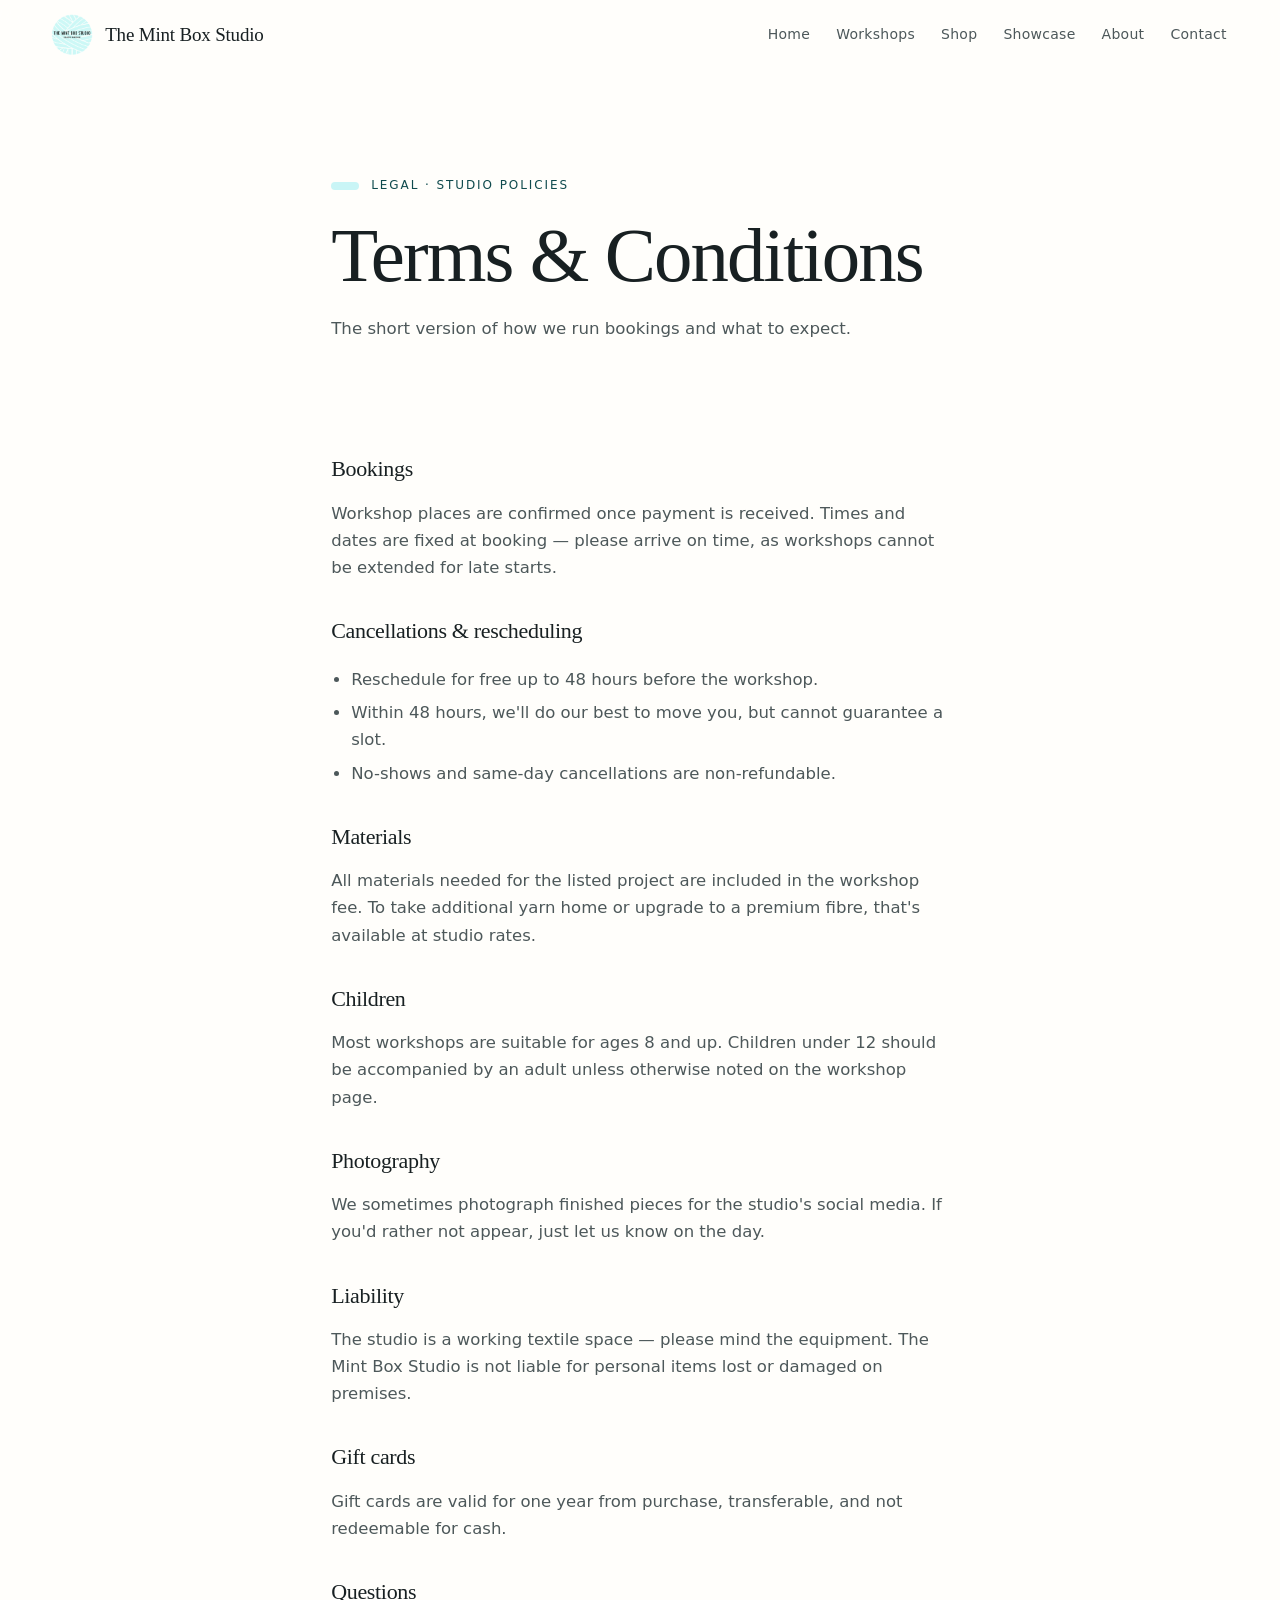
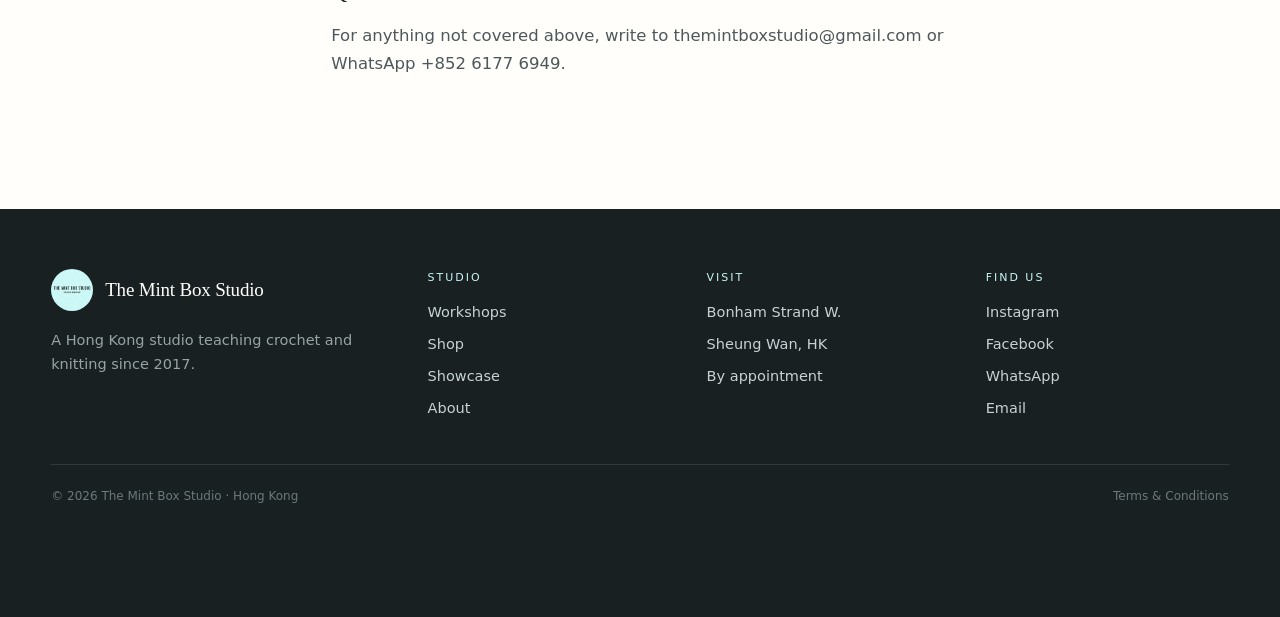
<file: terms.html>
<!doctype html>
<html lang="en">
<head>
<meta charset="utf-8" />
<meta name="viewport" content="width=device-width, initial-scale=1, viewport-fit=cover" />
<title>Terms & Conditions — The Mint Box Studio</title>
<meta name="description" content="Booking, cancellation, refund, and studio policies for The Mint Box Studio workshops in Hong Kong." />
<meta name="theme-color" content="#fffefb" />
<meta name="robots" content="noindex,follow" />
<link rel="canonical" href="https://www.mintbox.hk/terms.html" />
<link rel="stylesheet" href="style.css" />
<link rel="icon" type="image/png" href="images/logo.png" />
</head>
<body>


<header class="site-header">
  <a class="brand" href="/"><span class="brand-mark"></span><span>The Mint Box Studio</span></a>
  <button class="nav-toggle" aria-label="Menu" aria-expanded="false"><span></span><span></span><span></span></button>
  <nav class="nav">
    <a href="/">Home</a><a href="/workshops.html">Workshops</a><a href="/shop.html">Shop</a>
    <a href="/showcase.html">Showcase</a><a href="/about.html">About</a><a href="/contact.html">Contact</a>
  </nav>
</header>

<main>
  <section class="page-hero">
    <div class="wrap legal">
      <span class="eyebrow"><span class="eyebrow-dot"></span>Legal · Studio policies</span>
      <h1>Terms & Conditions</h1>
      <p class="lead">The short version of how we run bookings and what to expect.</p>
    </div>
  </section>

  <section class="block" style="padding-top: 0;">
    <div class="wrap legal">
      <h2>Bookings</h2>
      <p>Workshop places are confirmed once payment is received. Times and dates are fixed at booking — please arrive on time, as workshops cannot be extended for late starts.</p>
      <h2>Cancellations & rescheduling</h2>
      <ul>
        <li>Reschedule for free up to 48 hours before the workshop.</li>
        <li>Within 48 hours, we'll do our best to move you, but cannot guarantee a slot.</li>
        <li>No-shows and same-day cancellations are non-refundable.</li>
      </ul>
      <h2>Materials</h2>
      <p>All materials needed for the listed project are included in the workshop fee. To take additional yarn home or upgrade to a premium fibre, that's available at studio rates.</p>
      <h2>Children</h2>
      <p>Most workshops are suitable for ages 8 and up. Children under 12 should be accompanied by an adult unless otherwise noted on the workshop page.</p>
      <h2>Photography</h2>
      <p>We sometimes photograph finished pieces for the studio's social media. If you'd rather not appear, just let us know on the day.</p>
      <h2>Liability</h2>
      <p>The studio is a working textile space — please mind the equipment. The Mint Box Studio is not liable for personal items lost or damaged on premises.</p>
      <h2>Gift cards</h2>
      <p>Gift cards are valid for one year from purchase, transferable, and not redeemable for cash.</p>
      <h2>Questions</h2>
      <p>For anything not covered above, write to <a href="mailto:themintboxstudio@gmail.com">themintboxstudio@gmail.com</a> or WhatsApp <a href="https://wa.me/85261776949">+852 6177 6949</a>.</p>
    </div>
  </section>
</main>

<footer class="site-footer">
  <div class="foot-grid">
    <div class="foot-brand">
      <a class="brand" href="/"><span class="brand-mark"></span><span>The Mint Box Studio</span></a>
      <p>A Hong Kong studio teaching crochet and knitting since 2017.</p>
    </div>
    <div><h4>Studio</h4><ul><li><a href="/workshops.html">Workshops</a></li><li><a href="/shop.html">Shop</a></li><li><a href="/showcase.html">Showcase</a></li><li><a href="/about.html">About</a></li></ul></div>
    <div><h4>Visit</h4><ul><li>Bonham Strand W.</li><li>Sheung Wan, HK</li><li>By appointment</li></ul></div>
    <div><h4>Find us</h4><ul><li><a href="https://instagram.com/themintboxstudio" rel="me">Instagram</a></li><li><a href="https://facebook.com/themintboxstudio" rel="me">Facebook</a></li><li><a href="https://wa.me/85261776949">WhatsApp</a></li><li><a href="mailto:themintboxstudio@gmail.com">Email</a></li></ul></div>
  </div>
  <div class="foot-bottom">
    <span>© <span id="yr"></span> The Mint Box Studio · Hong Kong</span>
    <span><a href="/terms.html">Terms & Conditions</a></span>
  </div>
</footer>

<script src="script.js" defer></script>
</body>
</html>
</file>
<file: style.css>
/* ---------------------------------------------------------------
   The Mint Box Studio — mintbox.hk
   Brand: minty blue (#C9F5F6) yarn-ball logo, candy yarn accents.
   Tone: playful, photo-led, grown-up enough that parents can book
   for kids without rolling their eyes.
   --------------------------------------------------------------- */

*, *::before, *::after { box-sizing: border-box; }
html { -webkit-text-size-adjust: 100%; scroll-behavior: smooth; overflow-x: clip; }

:root {
  --mint:        #c9f5f6;
  --mint-soft:   #e6fafa;
  --mint-deep:   #6cc8cb;
  --mint-ink:    #0f4a4d;

  --cream:       #fffefb;
  --paper:       #fff9ee;
  --ink:         #182022;
  --ink-soft:    #4d585a;
  --mute:        #8a9396;
  --line:        #ece7dc;

  --coral:       #ff8aa3;
  --blush:       #ffd6dc;
  --butter:      #ffd97a;
  --lavender:    #c8a8f0;
  --sage:        #b9d8c4;
  --tomato:      #ee5a47;

  --max:    1280px;
  --gutter: clamp(20px, 4vw, 56px);
  --r-md:   18px;
  --r-lg:   28px;
}

body {
  margin: 0;
  overflow-x: clip;
  font-family: -apple-system, BlinkMacSystemFont, 'Segoe UI', system-ui, sans-serif;
  font-weight: 400;
  font-size: 16.5px;
  line-height: 1.65;
  color: var(--ink);
  background: var(--cream);
  -webkit-font-smoothing: antialiased;
  -moz-osx-font-smoothing: grayscale;
}

img { display: block; max-width: 100%; height: auto; }
a { color: inherit; text-decoration: none; }
button { font: inherit; cursor: pointer; }

h1, h2, h3, h4 {
  font-family: Georgia, 'Times New Roman', serif;
  font-weight: 400;
  letter-spacing: -0.015em;
  color: var(--ink);
  margin: 0;
}
em.italic, h1 em, h2 em, h3 em { font-style: italic; font-weight: 300; }

p { margin: 0 0 1em; }

/* ---------- layout primitives ---------- */
.wrap {
  max-width: var(--max);
  margin: 0 auto;
  padding: 0 var(--gutter);
  position: relative;
  z-index: 2;
}
main, header, footer { position: relative; z-index: 2; }

/* ---------- header ---------- */
.site-header {
  position: sticky;
  top: 0;
  z-index: 50;
  display: flex;
  align-items: center;
  justify-content: space-between;
  padding: 14px var(--gutter);
  background: rgba(255,254,251,.78);
  backdrop-filter: saturate(140%) blur(14px);
  -webkit-backdrop-filter: saturate(140%) blur(14px);
  border-bottom: 1px solid transparent;
  transition: border-color .35s ease, padding .35s ease;
}
.site-header.scrolled {
  border-bottom-color: var(--line);
  padding-top: 10px;
  padding-bottom: 10px;
}

.brand {
  display: inline-flex;
  align-items: center;
  gap: 12px;
  font-family: Georgia, 'Times New Roman', serif;
  font-size: 19px;
  letter-spacing: -0.01em;
}
.brand-mark {
  width: 42px; height: 42px;
  flex: 0 0 auto;
  border-radius: 50%;
  background: url('images/logo.png') center/cover no-repeat;
}

.nav {
  display: flex;
  gap: 22px;
  font-size: 14px;
  letter-spacing: 0.02em;
  align-items: center;
}
.nav a {
  color: var(--ink-soft);
  position: relative;
  padding: 6px 2px;
  transition: color .25s ease;
}
.nav a:hover, .nav a.active { color: var(--ink); }
.nav a.active::after {
  content: "";
  position: absolute;
  left: 0; right: 0; bottom: -2px;
  height: 8px;
  background: var(--mint);
  border-radius: 999px;
  z-index: -1;
  transform: translateY(2px);
}

.book-btn {
  display: inline-flex;
  align-items: center;
  gap: 8px;
  padding: 10px 20px;
  border-radius: 999px;
  background: var(--ink);
  color: var(--cream);
  font-size: 13px;
  letter-spacing: 0.06em;
  text-transform: uppercase;
  font-weight: 500;
  transition: transform .2s ease, background .25s ease;
}
.book-btn:hover { transform: translateY(-2px); background: var(--mint-ink); }

.nav-toggle {
  display: none;
  background: var(--mint);
  border: 0;
  width: 44px; height: 44px;
  border-radius: 999px;
  position: relative;
}
.nav-toggle span {
  display: block;
  width: 18px;
  height: 2px;
  background: var(--ink);
  margin: 4px auto;
  border-radius: 2px;
  transition: transform .3s ease, opacity .3s ease;
}
.nav-toggle[aria-expanded="true"] span:nth-child(1) { transform: translateY(6px) rotate(45deg); }
.nav-toggle[aria-expanded="true"] span:nth-child(2) { opacity: 0; }
.nav-toggle[aria-expanded="true"] span:nth-child(3) { transform: translateY(-6px) rotate(-45deg); }

@media (max-width: 880px) {
  .nav-toggle { display: block; }
  .book-btn.desktop { display: none; }
  .nav {
    position: fixed;
    inset: 70px 0 auto 0;
    flex-direction: column;
    align-items: stretch;
    gap: 0;
    background: var(--cream);
    padding: 18px var(--gutter) 32px;
    border-bottom: 3px solid var(--mint);
    transform: translateY(-110%);
    transition: transform .4s cubic-bezier(.4,.0,.2,1);
    font-size: 22px;
    font-family: Georgia, 'Times New Roman', serif;
  }
  .nav.open { transform: translateY(0); }
  .nav a { padding: 14px 0; border-bottom: 1px dashed var(--line); }
  .nav a:last-child { border-bottom: 0; }
  .nav a.active::after { display: none; }
  .nav a.active { color: var(--mint-ink); font-style: italic; }
}

/* ---------- buttons ---------- */
.btn {
  display: inline-flex;
  align-items: center;
  gap: 8px;
  padding: 11px 22px;
  border-radius: 999px;
  font-size: 14px;
  font-weight: 500;
  letter-spacing: 0.01em;
  border: 1.5px solid var(--ink);
  background: var(--ink);
  color: var(--cream);
  transition: transform .2s cubic-bezier(.34,1.56,.64,1), background .25s ease;
  white-space: nowrap;
}
.btn:hover { transform: translateY(-3px); background: var(--mint-ink); border-color: var(--mint-ink); }
.btn.mint { background: var(--mint); color: var(--ink); border-color: var(--ink); }
.btn.mint:hover { background: var(--mint-deep); color: var(--cream); }
.btn.coral { background: var(--coral); color: var(--cream); border-color: var(--coral); }
.btn.coral:hover { background: var(--tomato); border-color: var(--tomato); }
.btn.ghost { background: transparent; color: var(--ink); }
.btn.ghost:hover { background: var(--ink); color: var(--cream); }
.btn .arr { transition: transform .3s ease; }
.btn:hover .arr { transform: translateX(4px); }

/* ---------- sticker badges ---------- */
.sticker {
  display: inline-block;
  padding: 5px 12px;
  border-radius: 999px;
  font-size: 11px;
  letter-spacing: 0.12em;
  text-transform: uppercase;
  font-weight: 600;
  background: var(--mint);
  color: var(--mint-ink);
  border: 1.5px solid var(--ink);
  transform: rotate(-2deg);
  white-space: nowrap;
}
.sticker.coral { background: var(--coral); color: #fff; }
.sticker.butter { background: var(--butter); color: #5a4500; }
.sticker.lavender { background: var(--lavender); color: #3a1d6b; }
.sticker.blush { background: var(--blush); color: #7a253c; }
.sticker.ink { background: var(--ink); color: var(--cream); }
.sticker.tilt-r { transform: rotate(3deg); }

/* ---------- hero ---------- */
.hero {
  padding: clamp(40px, 8vw, 90px) 0 clamp(50px, 9vw, 110px);
  position: relative;
}
.hero-grid {
  display: grid;
  grid-template-columns: 1.1fr 1fr;
  gap: clamp(30px, 5vw, 70px);
  align-items: center;
}
@media (max-width: 880px) { .hero-grid { grid-template-columns: 1fr; gap: 40px; } }

.eyebrow {
  display: inline-flex;
  align-items: center;
  gap: 12px;
  font-size: 12px;
  letter-spacing: 0.16em;
  text-transform: uppercase;
  color: var(--mint-ink);
  font-weight: 500;
  margin-bottom: 22px;
}
.eyebrow-dot {
  width: 28px; height: 8px;
  border-radius: 999px;
  background: var(--mint);
}

.hero h1 {
  font-size: clamp(42px, 7.2vw, 96px);
  line-height: 0.98;
  letter-spacing: -0.03em;
  margin-bottom: 28px;
}
.hero h1 .underline {
  display: inline-block;
  position: relative;
  font-style: italic;
  font-weight: 300;
}
.hero h1 .underline::after {
  content: "";
  position: absolute;
  left: -2%; right: -2%;
  bottom: 4%;
  height: 24%;
  background: var(--mint);
  z-index: -1;
  border-radius: 999px;
  transform: rotate(-1deg);
}
.hero p.lead {
  font-size: clamp(16px, 1.5vw, 19.5px);
  color: var(--ink-soft);
  max-width: 30em;
  margin-bottom: 32px;
}
.cta-row {
  display: flex;
  flex-wrap: wrap;
  gap: 14px;
  align-items: center;
}
.cta-meta {
  display: inline-flex;
  align-items: center;
  gap: 10px;
  font-size: 13px;
  color: var(--ink-soft);
}
.cta-meta::before {
  content: "✦";
  color: var(--coral);
  font-size: 18px;
}

/* hero photo collage */
.hero-collage {
  position: relative;
  aspect-ratio: 1 / 1.05;
  width: 100%;
}
.collage-card {
  position: absolute;
  border-radius: var(--r-md);
  overflow: hidden;
  box-shadow: 0 24px 50px -22px rgba(20, 30, 35, 0.28);
  background: var(--paper);
  transition: transform .5s cubic-bezier(.34,1.56,.64,1);
}
.collage-card img { width: 100%; height: 100%; object-fit: cover; }
.collage-card.c1 { inset: 0% 28% 30% 0%;   transform: rotate(-3deg); z-index: 3; }
.collage-card.c2 { inset: 6% 0% 38% 38%;   transform: rotate(4deg);  z-index: 2; }
.collage-card.c3 { inset: 38% 38% 0% 0%;   transform: rotate(2deg);  z-index: 4; }
.collage-card.c4 { inset: 44% 0% 4% 44%;   transform: rotate(-5deg); z-index: 5; }
.hero-collage:hover .collage-card.c1 { transform: rotate(-5deg) translateY(-4px); }
.hero-collage:hover .collage-card.c2 { transform: rotate(6deg) translateY(-4px); }
.hero-collage:hover .collage-card.c3 { transform: rotate(0deg) translateY(-4px); }
.hero-collage:hover .collage-card.c4 { transform: rotate(-7deg) translateY(-4px); }

.collage-pin {
  position: absolute;
  z-index: 10;
  background: var(--butter);
  color: #5a4500;
  font-family: Georgia, 'Times New Roman', serif;
  font-style: italic;
  font-size: 14px;
  padding: 14px 18px;
  border-radius: 14px;
  box-shadow: 0 14px 30px -16px rgba(0,0,0,.3);
  transform: rotate(-6deg);
  border: 2px solid var(--ink);
  max-width: 180px;
  line-height: 1.25;
}
.collage-pin.tr { top: 6%; right: -6%; background: var(--coral); color: #fff; transform: rotate(8deg); }
.collage-pin.bl { bottom: 4%; left: -8%; background: var(--mint); color: var(--mint-ink); }
@media (max-width: 540px) {
  .collage-pin { font-size: 13px; padding: 10px 14px; }
  .collage-pin.tr { right: 0%; }
  .collage-pin.bl { left: 0%; }
}

/* ---------- wavy section divider ---------- */
.wave {
  display: block;
  width: 100%;
  height: 56px;
  pointer-events: none;
}
.wave svg { width: 100%; height: 100%; display: block; }

/* ---------- generic section ---------- */
section.block {
  padding: clamp(70px, 9vw, 120px) 0;
  position: relative;
}
section.block.mint { background: var(--mint-soft); }
section.block.paper { background: var(--paper); }
section.block.dark { background: var(--ink); color: var(--cream); }
section.block.dark h2, section.block.dark h3, section.block.dark h4 { color: var(--cream); }
section.block.dark p { color: #c8d2d4; }
section.block.dark .eyebrow { color: var(--mint); }
section.block.dark .eyebrow-dot { background: var(--mint); }

.section-head {
  display: flex;
  align-items: end;
  justify-content: space-between;
  gap: 30px;
  margin-bottom: clamp(36px, 5vw, 56px);
  flex-wrap: wrap;
}
.section-head h2 {
  font-size: clamp(34px, 5vw, 64px);
  line-height: 1.04;
  letter-spacing: -0.02em;
  max-width: 14em;
}
.section-head h2 .underline {
  display: inline-block;
  position: relative;
  font-style: italic;
  font-weight: 300;
}
.section-head h2 .underline::after {
  content: "";
  position: absolute;
  left: -2%; right: -2%;
  bottom: 6%;
  height: 22%;
  background: var(--mint);
  z-index: -1;
  border-radius: 999px;
  transform: rotate(-1deg);
}
.section-head .side {
  max-width: 26em;
  color: var(--ink-soft);
  font-size: 16px;
}
section.block.dark .section-head .side { color: #c8d2d4; }

/* ---------- about teaser ---------- */
.about-grid {
  display: grid;
  grid-template-columns: 1fr 1.3fr;
  gap: clamp(30px, 6vw, 80px);
  align-items: center;
}
@media (max-width: 880px) { .about-grid { grid-template-columns: 1fr; gap: 40px; } }

.about-portrait {
  position: relative;
  aspect-ratio: 4/5;
  border-radius: var(--r-lg);
  overflow: hidden;
  background: var(--mint);
  box-shadow: 0 30px 60px -30px rgba(0,0,0,0.25);
  transform: rotate(-2deg);
}
.about-portrait img { width: 100%; height: 100%; object-fit: cover; }
.about-portrait .pin {
  position: absolute;
  bottom: 18px;
  left: 18px;
  background: var(--cream);
  padding: 10px 16px;
  border-radius: 999px;
  font-family: Georgia, 'Times New Roman', serif;
  font-style: italic;
  font-size: 14px;
  border: 2px solid var(--ink);
  transform: rotate(3deg);
}

.about-text h2 {
  font-size: clamp(30px, 4vw, 50px);
  margin-bottom: 22px;
  line-height: 1.08;
}
.about-text .stat-row {
  display: flex;
  gap: 28px;
  margin-top: 30px;
  flex-wrap: wrap;
}
.stat {
  background: var(--mint-soft);
  border: 2px solid var(--ink);
  border-radius: var(--r-md);
  padding: 16px 20px;
  min-width: 130px;
  transform: rotate(var(--rot, -2deg));
}
.stat:nth-child(2) { background: var(--blush); --rot: 1.5deg; }
.stat:nth-child(3) { background: var(--butter); --rot: -1deg; }
.stat .n {
  font-family: Georgia, 'Times New Roman', serif;
  font-size: 38px;
  color: var(--ink);
  display: block;
  line-height: 1;
}
.stat .l {
  font-size: 11px;
  letter-spacing: 0.12em;
  text-transform: uppercase;
  color: var(--ink);
  margin-top: 6px;
  display: block;
  font-weight: 500;
}

/* ---------- workshop carousel / cards ---------- */
.ws-rail {
  display: grid;
  grid-template-columns: repeat(auto-fill, minmax(280px, 1fr));
  gap: 22px;
}
@media (max-width: 720px) {
  .ws-rail {
    display: flex;
    grid-template-columns: none;
    overflow-x: auto;
    scroll-snap-type: x mandatory;
    gap: 16px;
    padding: 4px 4px 24px;
    margin: 0 calc(var(--gutter) * -1);
    padding-left: var(--gutter);
    padding-right: var(--gutter);
    scrollbar-width: none;
  }
  .ws-rail::-webkit-scrollbar { display: none; }
  .ws-rail > * {
    flex: 0 0 78%;
    scroll-snap-align: start;
  }
}

.ws-card {
  background: var(--cream);
  border: 2px solid var(--ink);
  border-radius: var(--r-lg);
  overflow: hidden;
  display: flex;
  flex-direction: column;
  transition: transform .25s cubic-bezier(.34,1.56,.64,1), box-shadow .3s ease;
  position: relative;
}
.ws-card:hover {
  transform: translateY(-5px) rotate(-0.5deg);
  box-shadow: 0 28px 50px -28px rgba(20, 30, 35, 0.25);
}
.ws-card .img {
  aspect-ratio: 4/3;
  background: var(--mint);
  overflow: hidden;
  position: relative;
}
.ws-card .img img {
  width: 100%; height: 100%; object-fit: cover;
  transition: transform .6s cubic-bezier(.34,1.56,.64,1);
}
.ws-card:hover .img img { transform: scale(1.06); }
.ws-card .img .sticker {
  position: absolute;
  top: 14px; left: 14px;
}
.ws-card .body {
  padding: 18px 22px 22px;
  flex: 1;
  display: flex;
  flex-direction: column;
  gap: 10px;
}
.ws-card .name {
  font-family: Georgia, 'Times New Roman', serif;
  font-size: 22px;
  line-height: 1.18;
  color: var(--ink);
}
.ws-card .meta {
  display: flex;
  justify-content: space-between;
  align-items: end;
  margin-top: auto;
  padding-top: 14px;
  border-top: 1.5px dashed var(--line);
  color: var(--ink-soft);
  font-size: 14px;
}
.ws-card .price {
  font-family: Georgia, 'Times New Roman', serif;
  font-size: 22px;
  color: var(--ink);
}

/* ---------- workshops by level (page) ---------- */
.ws-group { margin-bottom: 56px; }
.ws-group-head {
  display: flex;
  align-items: baseline;
  justify-content: space-between;
  border-bottom: 2px solid var(--ink);
  padding-bottom: 14px;
  margin-bottom: 22px;
  gap: 16px;
}
.ws-group-head h3 { font-size: clamp(28px, 3.5vw, 38px); }
.ws-group-head .count { color: var(--mute); font-size: 12px; letter-spacing: 0.1em; text-transform: uppercase; }

/* compact tile (text-only) for full workshop list */
.ws-tile {
  background: var(--cream);
  border: 2px solid var(--ink);
  border-radius: var(--r-md);
  padding: 18px 20px 20px;
  display: flex;
  flex-direction: column;
  gap: 8px;
  transition: transform .25s cubic-bezier(.34,1.56,.64,1), box-shadow .3s ease, background .3s ease;
}
.ws-tile:hover {
  transform: translateY(-3px) rotate(-0.5deg);
  background: var(--mint-soft);
  box-shadow: 0 18px 30px -22px rgba(20, 30, 35, 0.25);
}
.ws-tile .name {
  font-family: Georgia, 'Times New Roman', serif;
  font-size: 19px;
  line-height: 1.2;
}
.ws-tile .meta {
  display: flex;
  justify-content: space-between;
  align-items: end;
  margin-top: auto;
  padding-top: 10px;
  font-size: 13px;
  color: var(--ink-soft);
}
.ws-tile .price {
  font-family: Georgia, 'Times New Roman', serif;
  font-size: 18px;
  color: var(--ink);
}

/* in-card Book Now / Buy buttons */
.bk {
  display: inline-flex;
  align-items: center;
  justify-content: center;
  gap: 6px;
  margin-top: 12px;
  padding: 10px 16px;
  background: var(--mint);
  color: var(--ink);
  border: 1.5px solid var(--ink);
  border-radius: 999px;
  font-family: -apple-system, BlinkMacSystemFont, 'Segoe UI', system-ui, sans-serif;
  font-weight: 500;
  font-size: 13.5px;
  letter-spacing: 0.02em;
  text-decoration: none;
  transition: transform .2s ease, background .2s ease, box-shadow .2s ease;
  align-self: flex-start;
}
.bk:hover {
  background: var(--mint-soft);
  transform: translateY(-1px);
  box-shadow: 0 8px 18px -10px rgba(20, 30, 35, 0.3);
}
.bk .arr { transition: transform .25s ease; }
.bk:hover .arr { transform: translateX(3px); }

/* ---------- showcase: dense IG-style grid with click-to-enlarge ---------- */
.sh-grid {
  display: grid;
  grid-template-columns: repeat(8, 1fr);
  gap: 6px;
}
.sh-tile {
  position: relative;
  aspect-ratio: 1 / 1;
  overflow: hidden;
  border-radius: 6px;
  background: var(--mint);
  border: 1px solid rgba(20,30,35,.08);
  cursor: zoom-in;
  user-select: none;
  -webkit-user-select: none;
  -webkit-tap-highlight-color: transparent;
  transition: transform .25s ease, box-shadow .25s ease;
}
.sh-tile img,
.sh-tile video {
  width: 100%; height: 100%;
  object-fit: cover;
  display: block;
  pointer-events: none;
}
.sh-tile:hover {
  transform: translateY(-2px);
  box-shadow: 0 10px 20px -12px rgba(20,30,35,.25);
  z-index: 1;
}
.sh-tile .sh-vid {
  position: absolute;
  top: 6px; right: 6px;
  width: 22px; height: 22px;
  display: flex;
  align-items: center;
  justify-content: center;
  background: rgba(20,30,35,.7);
  color: var(--cream);
  border-radius: 50%;
  font-size: 10px;
  padding-left: 1px;
  pointer-events: none;
}
@media (max-width: 1100px) { .sh-grid { grid-template-columns: repeat(6, 1fr); } }
@media (max-width: 720px)  { .sh-grid { grid-template-columns: repeat(4, 1fr); gap: 4px; } }
@media (max-width: 480px)  { .sh-grid { grid-template-columns: repeat(3, 1fr); gap: 4px; } }

/* lightbox */
.sh-lightbox {
  position: fixed;
  inset: 0;
  background: rgba(15,22,26,.92);
  display: none;
  align-items: center;
  justify-content: center;
  z-index: 100;
  padding: 24px;
  opacity: 0;
  transition: opacity .25s ease, background .2s ease;
  cursor: zoom-out;
}
.sh-lightbox.open {
  display: flex;
  opacity: 1;
}
/* don't dim the screen behind HDR-capable videos — keep the surroundings
   bright so the OS doesn't tone-map / lower brightness */
.sh-lightbox.video {
  background: rgba(255, 254, 251, 0.88);
}
.sh-lightbox.video .sh-close {
  background: rgba(20, 30, 35, 0.18);
  color: var(--ink);
}
.sh-lightbox.video .sh-close:hover { background: rgba(20, 30, 35, 0.32); }
.sh-lightbox img,
.sh-lightbox video {
  max-width: min(96vw, 1400px);
  max-height: 92vh;
  width: auto;
  height: auto;
  display: block;
  border-radius: 10px;
  box-shadow: 0 40px 80px -30px rgba(0,0,0,.6);
  background: #000;
}
.sh-lightbox .sh-close {
  position: absolute;
  top: 18px; right: 18px;
  width: 42px; height: 42px;
  border-radius: 50%;
  background: rgba(255,255,255,.12);
  color: var(--cream);
  border: 0;
  font-size: 22px;
  line-height: 1;
  cursor: pointer;
  display: flex;
  align-items: center;
  justify-content: center;
  transition: background .2s ease, transform .2s ease;
}
.sh-lightbox .sh-close:hover { background: rgba(255,255,255,.22); transform: scale(1.05); }
@media (max-width: 720px) {
  .sh-lightbox { padding: 0; }
  .sh-lightbox img,
  .sh-lightbox video {
    max-width: 100vw;
    max-height: 100vh;
    width: 100vw;
    border-radius: 0;
  }
  .sh-lightbox .sh-close {
    top: 12px; right: 12px;
    width: 38px; height: 38px;
  }
}
body.sh-locked { overflow: hidden; }

/* ---------- showcase mosaic (legacy) ---------- */
.mosaic {
  display: grid;
  grid-template-columns: repeat(12, 1fr);
  gap: 16px;
}
.mosaic .tile {
  border-radius: var(--r-md);
  overflow: hidden;
  position: relative;
  background: var(--mint);
  transition: transform .35s cubic-bezier(.34,1.56,.64,1);
  border: 2px solid var(--ink);
}
.mosaic .tile:hover { transform: translateY(-4px) rotate(-0.4deg); }
.mosaic .tile img {
  width: 100%; height: 100%; object-fit: cover;
  display: block;
}
.mosaic .tile .cap {
  position: absolute;
  left: 14px; bottom: 14px;
  background: var(--cream);
  padding: 8px 14px;
  border-radius: 999px;
  font-family: Georgia, 'Times New Roman', serif;
  font-style: italic;
  font-size: 14px;
  border: 2px solid var(--ink);
  color: var(--ink);
}

.mosaic .tile.t1 { grid-column: span 7; aspect-ratio: 16/11; }
.mosaic .tile.t2 { grid-column: span 5; aspect-ratio: 4/4; }
.mosaic .tile.t3 { grid-column: span 4; aspect-ratio: 4/4; }
.mosaic .tile.t4 { grid-column: span 4; aspect-ratio: 4/4; }
.mosaic .tile.t5 { grid-column: span 4; aspect-ratio: 4/4; }
.mosaic .tile.t6 { grid-column: span 6; aspect-ratio: 16/11; }
.mosaic .tile.t7 { grid-column: span 6; aspect-ratio: 16/11; }
@media (max-width: 760px) {
  .mosaic { grid-template-columns: repeat(2, 1fr); gap: 12px; }
  .mosaic .tile { grid-column: span 1 !important; aspect-ratio: 1 / 1 !important; }
  .mosaic .tile.t1 { grid-column: span 2 !important; aspect-ratio: 4/3 !important; }
}

/* ---------- brand strip (marquee on mobile) ---------- */
.brand-rail {
  display: flex;
  flex-wrap: wrap;
  gap: 10px;
  align-items: center;
  justify-content: center;
}
.brand-rail .b {
  background: var(--cream);
  border: 2px solid var(--ink);
  padding: 10px 22px;
  border-radius: 999px;
  font-family: Georgia, 'Times New Roman', serif;
  font-style: italic;
  font-size: 17px;
  color: var(--ink);
  transform: rotate(var(--rot, 0deg));
}
.brand-rail .b:nth-child(2n) { background: var(--mint); --rot: -2deg; }
.brand-rail .b:nth-child(3n) { background: var(--blush); --rot: 1.5deg; }
.brand-rail .b:nth-child(5n) { background: var(--butter); --rot: -1deg; }
.brand-rail .b:nth-child(7n) { background: var(--lavender); --rot: 2deg; }

/* ---------- quote band ---------- */
.quote {
  text-align: center;
  max-width: 28em;
  margin: 0 auto;
}
.quote blockquote {
  font-family: Georgia, 'Times New Roman', serif;
  font-style: italic;
  font-weight: 300;
  font-size: clamp(24px, 3vw, 38px);
  line-height: 1.3;
  margin: 0 0 22px;
  color: inherit;
}
.quote cite {
  font-style: normal;
  font-size: 12px;
  letter-spacing: 0.16em;
  text-transform: uppercase;
  color: inherit;
  opacity: 0.7;
}

/* ---------- shop cards ---------- */
.shop-grid {
  display: grid;
  grid-template-columns: repeat(auto-fit, minmax(260px, 1fr));
  gap: 22px;
}
.shop-card {
  background: var(--cream);
  border: 2px solid var(--ink);
  border-radius: var(--r-lg);
  overflow: hidden;
  transition: transform .25s cubic-bezier(.34,1.56,.64,1);
  display: flex;
  flex-direction: column;
}
.shop-card:hover { transform: translateY(-4px) rotate(-0.4deg); }
.shop-card .img {
  aspect-ratio: 4/3;
  background: var(--mint);
  position: relative;
  overflow: hidden;
}
.shop-card .img img { width: 100%; height: 100%; object-fit: cover; }
.shop-card .img .sticker { position: absolute; top: 14px; right: 14px; transform: rotate(6deg); }
.shop-card .body { padding: 22px 24px 24px; flex: 1; display: flex; flex-direction: column; gap: 8px; }
.shop-card h3 { font-size: 24px; }
.shop-card .from { color: var(--mint-ink); font-size: 13px; letter-spacing: 0.06em; font-weight: 500; }
.shop-card ul { padding-left: 18px; color: var(--ink-soft); font-size: 14.5px; margin: 8px 0 0; }
.shop-card ul li { margin-bottom: 4px; }

/* ---------- contact ---------- */
.contact-grid {
  display: grid;
  grid-template-columns: 1fr 1fr;
  gap: clamp(30px, 5vw, 60px);
}
@media (max-width: 820px) { .contact-grid { grid-template-columns: 1fr; } }

.contact-info dl {
  display: grid;
  grid-template-columns: max-content 1fr;
  gap: 14px 28px;
  margin: 0;
  font-size: 15.5px;
}
.contact-info dt {
  font-size: 11px;
  letter-spacing: 0.14em;
  text-transform: uppercase;
  color: var(--mute);
  align-self: center;
  font-weight: 500;
}
.contact-info dd { margin: 0; }
.contact-info dd a:hover { color: var(--mint-deep); }

.contact-form {
  background: var(--cream);
  border: 2px solid var(--ink);
  border-radius: var(--r-lg);
  padding: clamp(24px, 3vw, 36px);
}
.field { display: flex; flex-direction: column; margin-bottom: 18px; }
.field label {
  font-size: 11px;
  letter-spacing: 0.12em;
  text-transform: uppercase;
  color: var(--ink);
  margin-bottom: 8px;
  font-weight: 500;
}
.field input,
.field textarea,
.field select {
  font: inherit;
  padding: 14px 16px;
  border: 2px solid var(--line);
  border-radius: 14px;
  background: var(--cream);
  color: var(--ink);
  transition: border-color .25s ease, background .25s ease;
}
.field input:focus,
.field textarea:focus,
.field select:focus {
  outline: none;
  border-color: var(--ink);
  background: var(--mint-soft);
}
.field textarea { resize: vertical; min-height: 130px; }

/* ---------- mobile sticky CTA ---------- */
.mobile-cta {
  display: none;
  position: fixed;
  left: 16px; right: 16px; bottom: 16px;
  z-index: 60;
}
.mobile-cta a {
  display: flex;
  justify-content: center;
  align-items: center;
  gap: 10px;
  width: 100%;
  padding: 16px 24px;
  border-radius: 999px;
  background: var(--ink);
  color: var(--cream);
  font-family: -apple-system, BlinkMacSystemFont, 'Segoe UI', system-ui, sans-serif;
  font-weight: 500;
  font-size: 15px;
  letter-spacing: 0.02em;
  box-shadow: 0 18px 40px -16px rgba(0,0,0,.45);
}
.mobile-cta a::before {
  content: "";
  width: 10px; height: 10px;
  border-radius: 50%;
  background: var(--mint);
}
@media (max-width: 720px) { .mobile-cta { display: block; } }

/* ---------- footer ---------- */
/* ---------- press list ---------- */
.press-list {
  list-style: none;
  margin: 0;
  padding: 0;
  display: grid;
  gap: 14px;
}
.press-list a {
  display: grid;
  grid-template-columns: minmax(180px, 240px) 100px 1fr;
  align-items: baseline;
  gap: 22px;
  padding: 18px 22px;
  background: var(--cream);
  border: 1.5px solid var(--ink);
  border-radius: var(--r-md);
  text-decoration: none;
  color: var(--ink);
  transition: transform .2s ease, background .25s ease, box-shadow .25s ease;
}
.press-list a:hover {
  transform: translateY(-2px);
  background: var(--mint-soft);
  box-shadow: 0 14px 28px -20px rgba(20,30,35,.3);
}
.press-list .press-pub {
  font-family: -apple-system, BlinkMacSystemFont, 'Segoe UI', system-ui, sans-serif;
  font-size: 12.5px;
  letter-spacing: 0.08em;
  text-transform: uppercase;
  font-weight: 500;
  color: var(--mint-ink);
}
.press-list .press-date {
  font-size: 13px;
  color: var(--ink-soft);
}
.press-list .press-title {
  font-family: Georgia, 'Times New Roman', serif;
  font-size: 17px;
  line-height: 1.35;
  color: var(--ink);
}
@media (max-width: 720px) {
  .press-list a {
    grid-template-columns: 1fr;
    gap: 6px;
    padding: 16px 18px;
  }
}

.site-footer {
  background: var(--ink);
  color: #c8d2d4;
  padding: 60px var(--gutter) 30px;
  margin-top: 0;
}
.foot-grid {
  max-width: var(--max);
  margin: 0 auto;
  display: grid;
  grid-template-columns: 1.4fr 1fr 1fr 1fr;
  gap: 36px;
  padding-bottom: 36px;
  border-bottom: 1px solid #303a3c;
  margin-bottom: 22px;
}
@media (max-width: 820px) { .foot-grid { grid-template-columns: 1fr 1fr; } }
@media (max-width: 480px) { .foot-grid { grid-template-columns: 1fr; } }

.foot-grid h4 {
  font-family: -apple-system, BlinkMacSystemFont, 'Segoe UI', system-ui, sans-serif;
  font-size: 11px;
  letter-spacing: 0.18em;
  text-transform: uppercase;
  color: var(--mint);
  margin-bottom: 14px;
  font-weight: 500;
}
.foot-grid ul { list-style: none; padding: 0; margin: 0; font-size: 14.5px; }
.foot-grid li { margin-bottom: 8px; }
.foot-grid a:hover { color: var(--mint); }
.foot-brand .brand { color: var(--cream); margin-bottom: 18px; }
.foot-brand .brand-mark { background: url('images/logo.png') center/cover no-repeat var(--mint); }
.foot-brand p { color: #98a3a5; font-size: 14.5px; max-width: 28em; }

.foot-bottom {
  max-width: var(--max);
  margin: 0 auto;
  display: flex;
  justify-content: space-between;
  flex-wrap: wrap;
  gap: 16px;
  font-size: 12px;
  color: #6c787b;
  padding-bottom: 80px;
}
@media (max-width: 720px) { .foot-bottom { padding-bottom: 100px; } }

/* ---------- inner page hero ---------- */
.page-hero {
  padding: clamp(50px, 8vw, 100px) 0 clamp(36px, 5vw, 60px);
  position: relative;
}
.page-hero h1 {
  font-size: clamp(38px, 6vw, 78px);
  line-height: 0.98;
  letter-spacing: -0.025em;
  max-width: 14em;
  margin-bottom: 22px;
}
.page-hero h1 .underline { position: relative; font-style: italic; font-weight: 300; }
.page-hero h1 .underline::after {
  content: "";
  position: absolute;
  left: -2%; right: -2%;
  bottom: 4%;
  height: 24%;
  background: var(--mint);
  z-index: -1;
  border-radius: 999px;
}
.page-hero .lead { color: var(--ink-soft); max-width: 36em; font-size: clamp(16px, 1.3vw, 18px); }

/* ---------- reveal ---------- */
.reveal { opacity: 0; transform: translateY(18px); transition: opacity .9s cubic-bezier(.2,.7,.2,1), transform .9s cubic-bezier(.2,.7,.2,1); }
.reveal.in { opacity: 1; transform: none; }

@media (prefers-reduced-motion: reduce) {
  .reveal { opacity: 1; transform: none; transition: none; }
  .ambient .ball { animation: none !important; }
  *, *::before, *::after { transition-duration: 0.01ms !important; animation-duration: 0.01ms !important; }
}

/* ---------- legal page ---------- */
.legal { max-width: 720px; margin: 0 auto; }
.legal h2 { font-size: 22px; margin: 32px 0 12px; }
.legal p, .legal li { color: var(--ink-soft); }
.legal ul { padding-left: 20px; }
.legal li { margin-bottom: 6px; }

/* utility */
.center { text-align: center; }
.mt-l { margin-top: 36px; }
</file>
